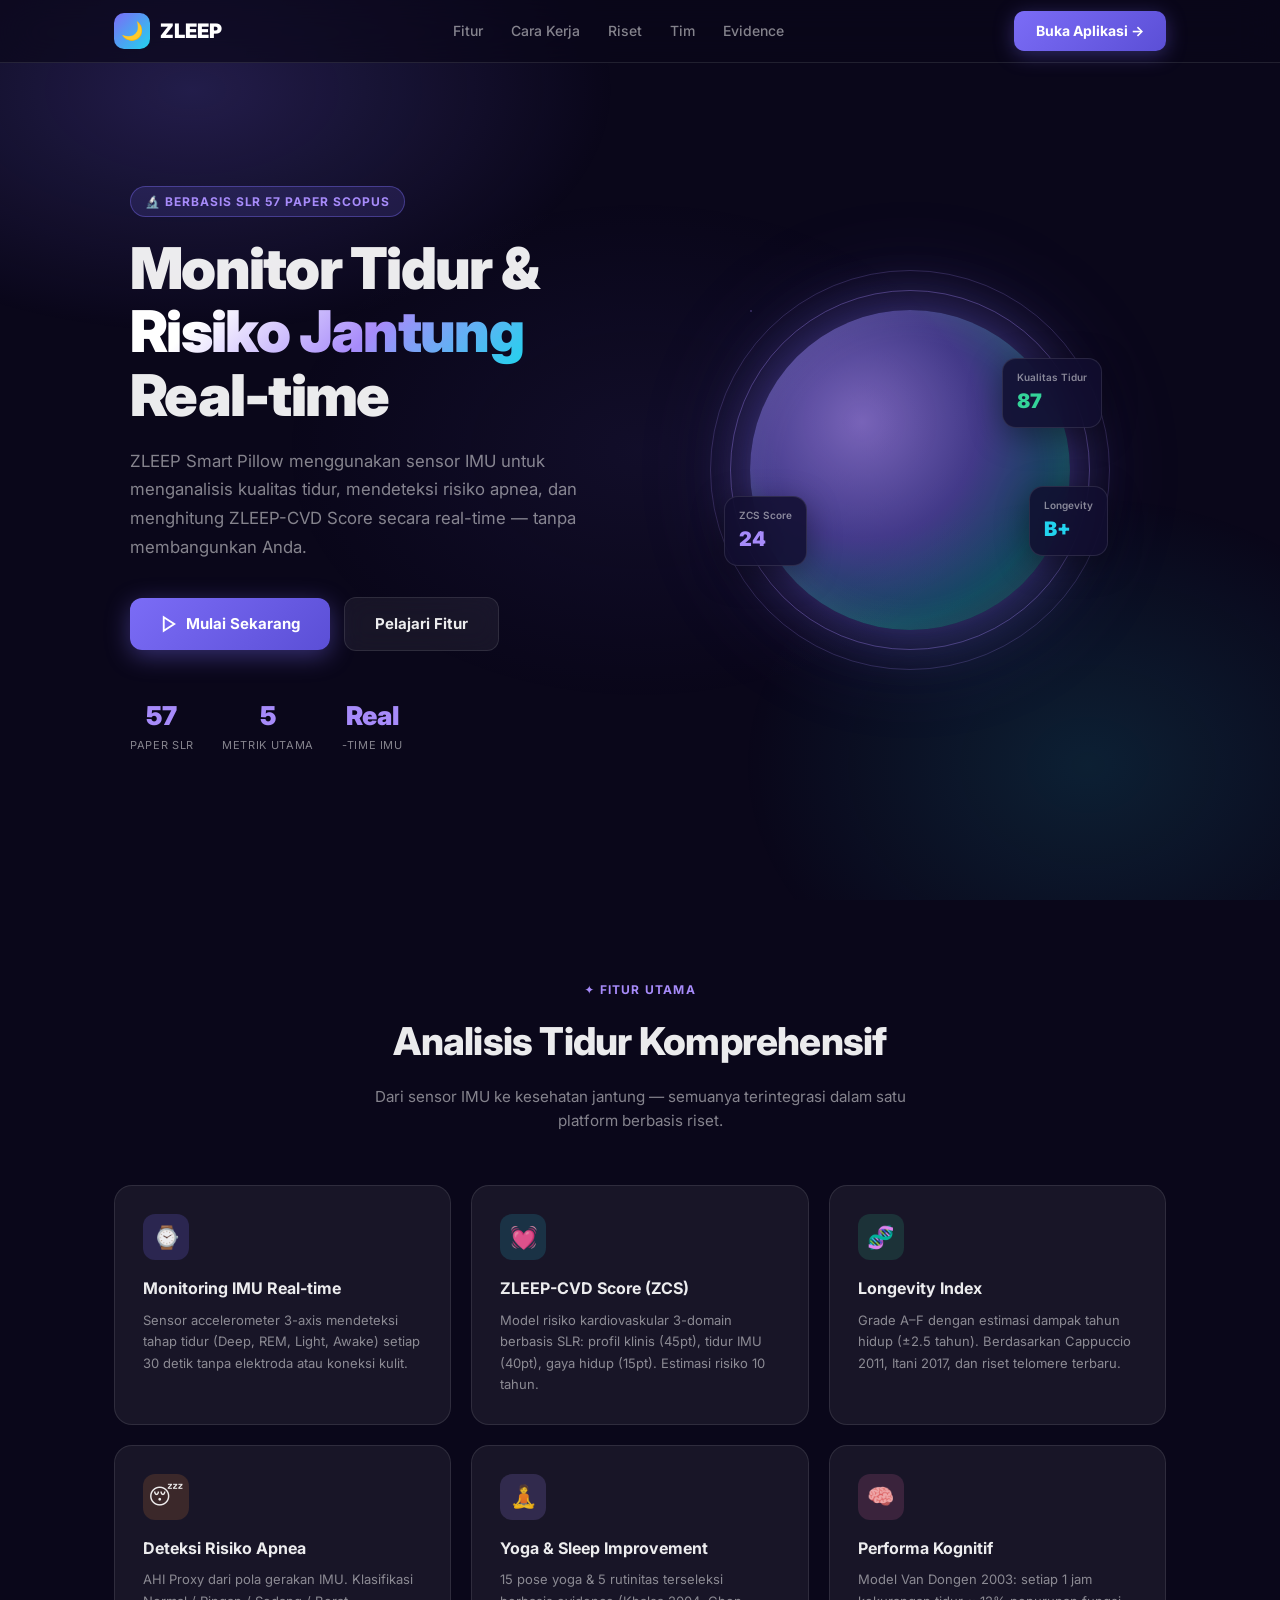
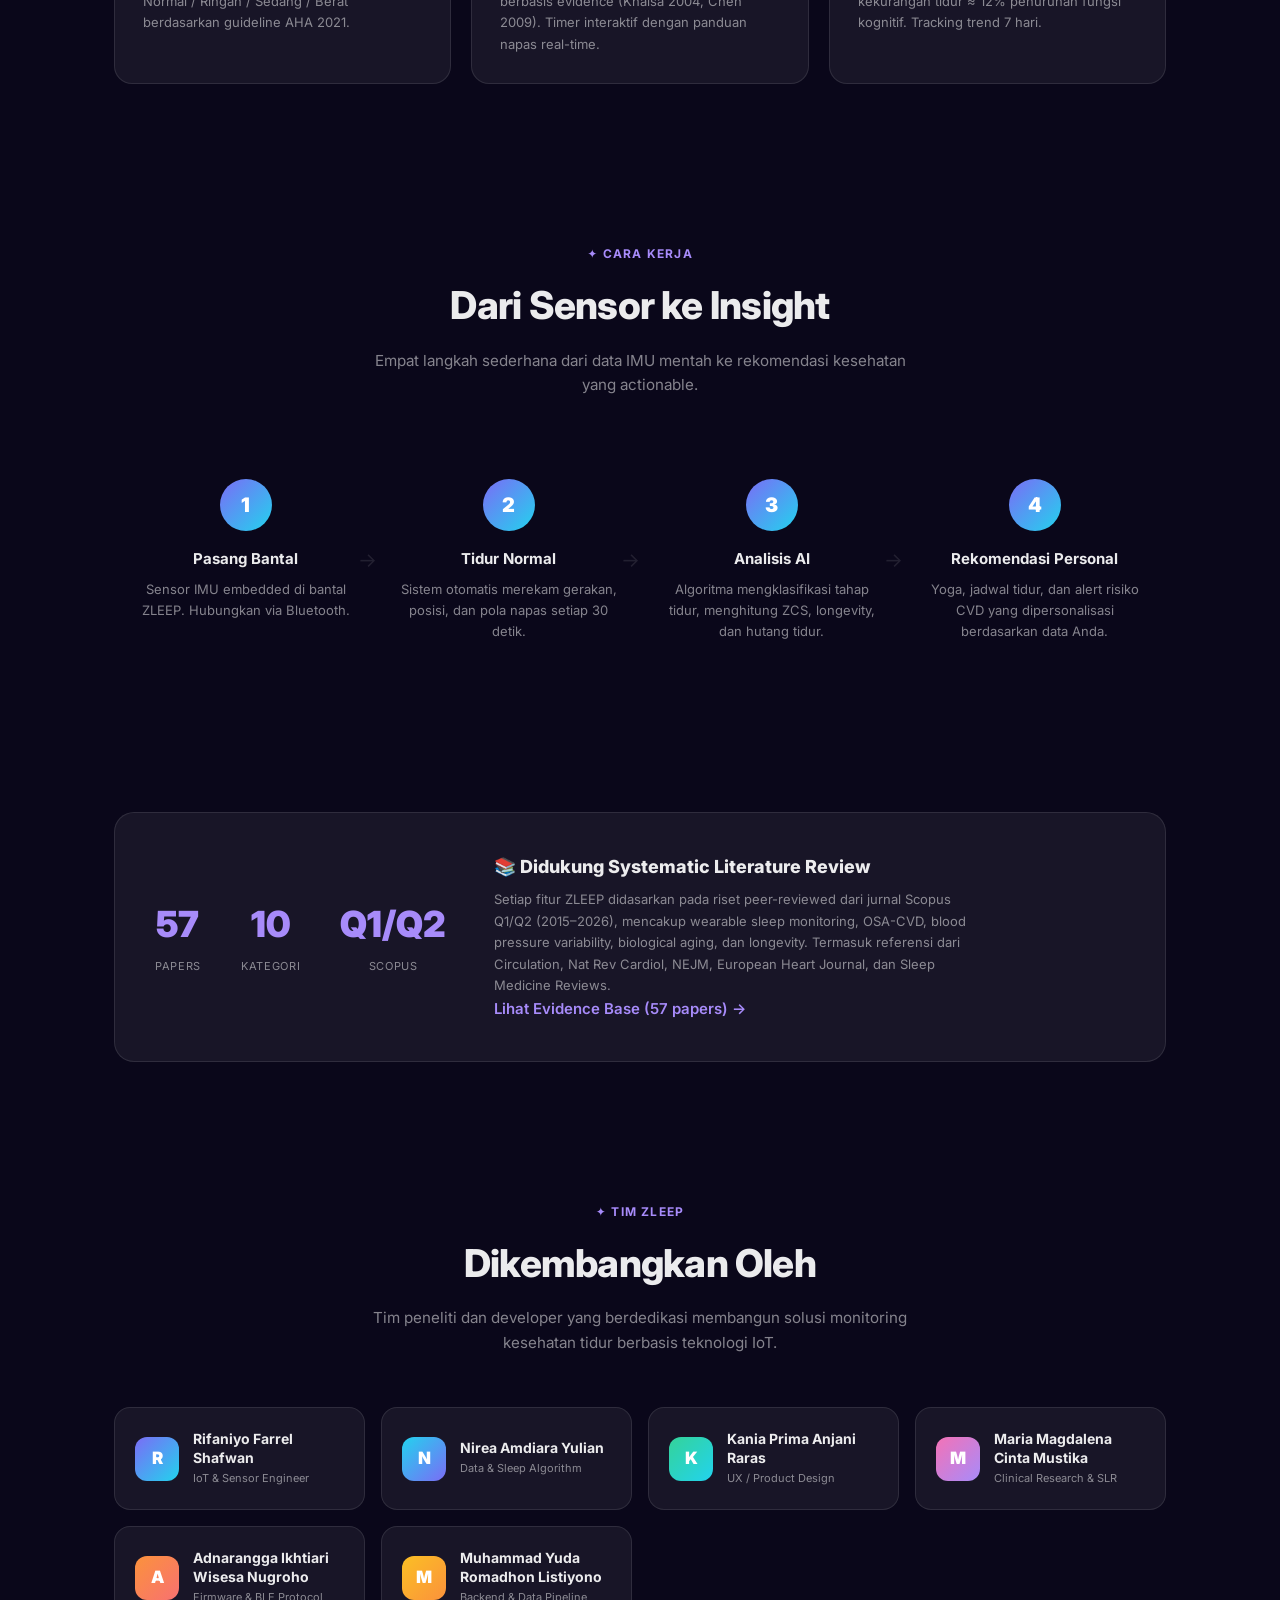
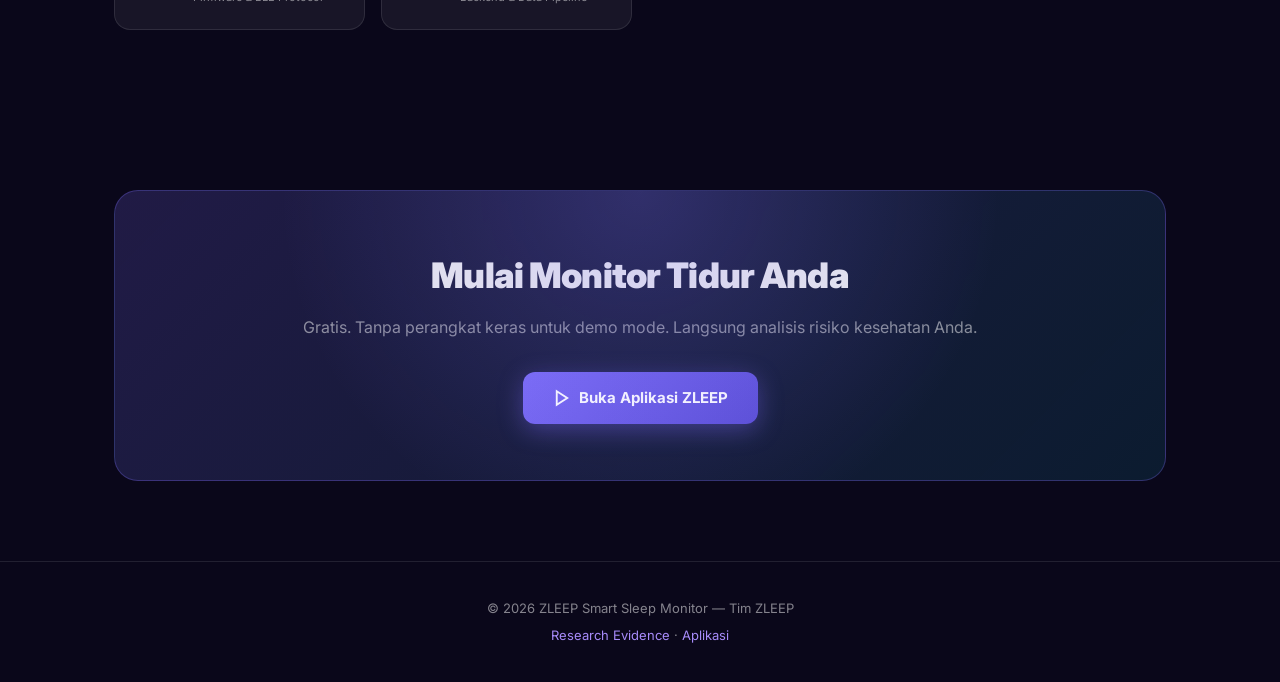
<file: landing.html>
<!DOCTYPE html>
<html lang="id">
<head>
  <meta charset="UTF-8">
  <meta name="viewport" content="width=device-width, initial-scale=1.0">
  <title>ZLEEP — Smart Sleep Monitor</title>
  <link rel="preconnect" href="https://fonts.googleapis.com">
  <link href="https://fonts.googleapis.com/css2?family=Inter:wght@300;400;500;600;700;800;900&display=swap" rel="stylesheet">
  <style>
    *, *::before, *::after { box-sizing: border-box; margin: 0; padding: 0; }

    :root {
      --bg:     #0a071a;
      --bg2:    #110d2e;
      --glass:  rgba(255,255,255,0.06);
      --border: rgba(255,255,255,0.10);
      --purple: #7B6CF6;
      --violet: #A78BFA;
      --teal:   #22D3EE;
      --green:  #34D399;
      --warn:   #FB923C;
      --text:   rgba(255,255,255,0.92);
      --muted:  rgba(255,255,255,0.50);
      --font:   'Inter', system-ui, sans-serif;
    }

    html { scroll-behavior: smooth; }
    body {
      background: var(--bg);
      color: var(--text);
      font-family: var(--font);
      font-size: 15px;
      line-height: 1.6;
      overflow-x: hidden;
    }

    /* Background glow blobs */
    body::before {
      content: '';
      position: fixed; inset: 0; pointer-events: none; z-index: 0;
      background:
        radial-gradient(ellipse 55% 45% at 15% 10%, rgba(123,108,246,0.22) 0%, transparent 60%),
        radial-gradient(ellipse 45% 50% at 85% 85%, rgba(34,211,238,0.12) 0%, transparent 60%),
        radial-gradient(ellipse 40% 40% at 50% 50%, rgba(123,108,246,0.07) 0%, transparent 70%);
    }

    /* ── LAYOUT ── */
    section, nav, header, footer { position: relative; z-index: 1; }
    .container { max-width: 1100px; margin: 0 auto; padding: 0 24px; }

    /* ── NAVBAR ── */
    .nav {
      position: fixed; top: 0; left: 0; right: 0; z-index: 100;
      backdrop-filter: blur(20px); -webkit-backdrop-filter: blur(20px);
      background: rgba(10,7,26,0.65);
      border-bottom: 1px solid var(--border);
    }
    .nav-inner {
      display: flex; align-items: center; justify-content: space-between;
      height: 62px;
    }
    .nav-logo {
      display: flex; align-items: center; gap: 10px;
      font-size: 20px; font-weight: 900; color: #fff; text-decoration: none;
    }
    .nav-logo-icon {
      width: 36px; height: 36px; border-radius: 10px;
      background: linear-gradient(135deg, var(--purple) 0%, var(--teal) 100%);
      display: flex; align-items: center; justify-content: center;
      font-size: 18px;
    }
    .nav-links { display: flex; align-items: center; gap: 28px; }
    .nav-links a { color: var(--muted); text-decoration: none; font-size: 14px; font-weight: 500; transition: color .2s; }
    .nav-links a:hover { color: #fff; }
    .nav-cta {
      background: linear-gradient(135deg, var(--purple) 0%, #5B4FD6 100%);
      color: #fff; padding: 9px 22px; border-radius: 10px;
      font-weight: 700; font-size: 14px; text-decoration: none;
      box-shadow: 0 4px 20px rgba(123,108,246,0.35);
      transition: transform .2s, box-shadow .2s;
    }
    .nav-cta:hover { transform: translateY(-1px); box-shadow: 0 8px 28px rgba(123,108,246,0.45); }

    /* ── HERO ── */
    .hero {
      min-height: 100vh;
      display: flex; align-items: center;
      padding: 100px 0 60px;
    }
    .hero-inner {
      display: grid; grid-template-columns: 1fr 1fr; gap: 60px; align-items: center;
    }
    .hero-badge {
      display: inline-flex; align-items: center; gap: 6px;
      background: rgba(123,108,246,0.15); border: 1px solid rgba(123,108,246,0.4);
      border-radius: 20px; padding: 5px 14px; font-size: 12px; font-weight: 700;
      color: var(--violet); letter-spacing: .08em; text-transform: uppercase;
      margin-bottom: 20px;
    }
    .hero-title {
      font-size: clamp(2.2rem, 5vw, 3.6rem);
      font-weight: 900; letter-spacing: -.03em; line-height: 1.1;
      margin-bottom: 20px;
    }
    .hero-title .grad {
      background: linear-gradient(135deg, #fff 20%, var(--violet) 60%, var(--teal) 100%);
      -webkit-background-clip: text; -webkit-text-fill-color: transparent; background-clip: text;
    }
    .hero-sub {
      font-size: 1.05rem; color: var(--muted); line-height: 1.7; margin-bottom: 36px; max-width: 480px;
    }
    .hero-btns { display: flex; align-items: center; gap: 14px; flex-wrap: wrap; }
    .btn-hero {
      display: inline-flex; align-items: center; gap: 8px;
      padding: 14px 30px; border-radius: 12px; font-weight: 700; font-size: 15px;
      text-decoration: none; transition: all .22s;
    }
    .btn-hero.primary {
      background: linear-gradient(135deg, var(--purple) 0%, #5B4FD6 100%);
      color: #fff; box-shadow: 0 6px 24px rgba(123,108,246,0.4);
    }
    .btn-hero.primary:hover { transform: translateY(-2px); box-shadow: 0 10px 32px rgba(123,108,246,0.5); }
    .btn-hero.ghost {
      background: var(--glass); border: 1px solid var(--border);
      color: var(--text); backdrop-filter: blur(12px);
    }
    .btn-hero.ghost:hover { border-color: var(--violet); color: var(--violet); }

    .hero-stats { display: flex; gap: 28px; margin-top: 44px; flex-wrap: wrap; }
    .hstat { text-align: center; }
    .hstat-num { font-size: 26px; font-weight: 900; color: var(--violet); }
    .hstat-lbl { font-size: 11px; color: var(--muted); text-transform: uppercase; letter-spacing: .06em; }

    /* Hero visual */
    .hero-visual {
      display: flex; align-items: center; justify-content: center;
    }
    .hero-orb-wrap {
      position: relative; width: 320px; height: 320px;
    }
    .hero-orb {
      width: 100%; height: 100%; border-radius: 50%;
      background: radial-gradient(circle at 35% 35%, rgba(167,139,250,0.7) 0%, rgba(123,108,246,0.5) 40%, rgba(34,211,238,0.3) 70%, transparent 100%);
      box-shadow:
        0 0 60px rgba(123,108,246,0.4),
        0 0 120px rgba(123,108,246,0.2),
        inset 0 0 40px rgba(255,255,255,0.1);
      animation: orb-float 4s ease-in-out infinite;
    }
    @keyframes orb-float {
      0%, 100% { transform: translateY(0); }
      50%       { transform: translateY(-16px); }
    }
    .hero-orb-ring {
      position: absolute; border-radius: 50%;
      border: 1px solid rgba(167,139,250,0.35);
      animation: ring-pulse 3s ease-in-out infinite;
    }
    .hero-orb-ring:nth-child(2) { inset: -20px; animation-delay: 0s; }
    .hero-orb-ring:nth-child(3) { inset: -40px; animation-delay: .7s; opacity: .6; }
    .hero-orb-ring:nth-child(4) { inset: -60px; animation-delay: 1.4s; opacity: .3; }
    @keyframes ring-pulse {
      0%, 100% { opacity: .35; }
      50%       { opacity: .08; }
    }
    .hero-float-card {
      position: absolute; background: rgba(17,13,46,0.85);
      border: 1px solid var(--border); border-radius: 14px;
      padding: 10px 14px; backdrop-filter: blur(16px);
      font-size: 12px; font-weight: 600; white-space: nowrap;
      box-shadow: 0 8px 32px rgba(0,0,0,0.4);
      animation: card-float 5s ease-in-out infinite;
    }
    .hero-float-card .fc-val { font-size: 20px; font-weight: 900; }
    .hero-float-card.c1 { top: 15%;  right: -10%; animation-delay: 0s; }
    .hero-float-card.c2 { bottom: 20%; left: -8%;  animation-delay: 1.5s; }
    .hero-float-card.c3 { top: 55%;  right: -12%; animation-delay: .8s; }
    @keyframes card-float {
      0%, 100% { transform: translateY(0); }
      50%       { transform: translateY(-8px); }
    }

    /* ── FEATURES ── */
    .features { padding: 80px 0; }
    .section-badge {
      text-align: center; margin-bottom: 12px;
      font-size: 12px; font-weight: 700; color: var(--violet);
      text-transform: uppercase; letter-spacing: .1em;
    }
    .section-title {
      text-align: center; font-size: clamp(1.6rem, 3vw, 2.4rem);
      font-weight: 800; margin-bottom: 12px; letter-spacing: -.02em;
    }
    .section-sub {
      text-align: center; color: var(--muted); max-width: 560px;
      margin: 0 auto 52px; font-size: .95rem;
    }

    .features-grid {
      display: grid; grid-template-columns: repeat(auto-fill, minmax(300px, 1fr)); gap: 20px;
    }
    .feat-card {
      background: var(--glass); border: 1px solid var(--border);
      border-radius: 18px; padding: 28px;
      transition: border-color .2s, transform .2s;
    }
    .feat-card:hover { border-color: rgba(123,108,246,0.4); transform: translateY(-3px); }
    .feat-icon {
      width: 46px; height: 46px; border-radius: 12px;
      display: flex; align-items: center; justify-content: center;
      font-size: 22px; margin-bottom: 16px;
    }
    .feat-icon.purple { background: rgba(123,108,246,0.2); }
    .feat-icon.teal   { background: rgba(34,211,238,0.15); }
    .feat-icon.green  { background: rgba(52,211,153,0.15); }
    .feat-icon.orange { background: rgba(251,146,60,0.15); }
    .feat-icon.violet { background: rgba(167,139,250,0.18); }
    .feat-icon.pink   { background: rgba(244,114,182,0.15); }
    .feat-title { font-size: 16px; font-weight: 700; margin-bottom: 8px; }
    .feat-desc  { font-size: 13px; color: var(--muted); line-height: 1.65; }

    /* ── HOW IT WORKS ── */
    .howitworks { padding: 80px 0; }
    .steps-row { display: grid; grid-template-columns: repeat(auto-fit, minmax(200px, 1fr)); gap: 0; }
    .step {
      text-align: center; padding: 30px 20px; position: relative;
    }
    .step::after {
      content: '→';
      position: absolute; right: 0; top: 50%; transform: translateY(-50%);
      color: var(--border); font-size: 20px;
    }
    .step:last-child::after { display: none; }
    .step-num {
      width: 52px; height: 52px; border-radius: 50%;
      background: linear-gradient(135deg, var(--purple) 0%, var(--teal) 100%);
      color: #fff; font-size: 20px; font-weight: 900;
      display: flex; align-items: center; justify-content: center;
      margin: 0 auto 16px;
    }
    .step-title { font-size: 15px; font-weight: 700; margin-bottom: 8px; }
    .step-desc  { font-size: 13px; color: var(--muted); }

    /* ── RESEARCH TEASER ── */
    .research { padding: 60px 0; }
    .research-card {
      background: var(--glass); border: 1px solid var(--border);
      border-radius: 20px; padding: 40px; display: flex;
      align-items: center; gap: 48px; flex-wrap: wrap;
    }
    .research-nums {
      display: flex; gap: 40px; flex-wrap: wrap; flex-shrink: 0;
    }
    .rnum { text-align: center; }
    .rnum-val { font-size: 36px; font-weight: 900; color: var(--violet); display: block; }
    .rnum-lbl { font-size: 11px; color: var(--muted); text-transform: uppercase; letter-spacing: .06em; }
    .research-text h3 { font-size: 18px; font-weight: 800; margin-bottom: 8px; }
    .research-text p  { font-size: 13px; color: var(--muted); max-width: 480px; line-height: 1.65; }
    .research-text a  { color: var(--violet); text-decoration: none; font-weight: 600; }
    .research-text a:hover { text-decoration: underline; }

    /* ── TEAM ── */
    .team { padding: 80px 0; }
    .team-grid {
      display: grid; grid-template-columns: repeat(auto-fill, minmax(240px, 1fr)); gap: 16px;
      margin-top: 40px;
    }
    .team-card {
      background: var(--glass); border: 1px solid var(--border);
      border-radius: 16px; padding: 22px 20px;
      display: flex; align-items: center; gap: 14px;
      transition: border-color .2s, transform .2s;
    }
    .team-card:hover { border-color: rgba(167,139,250,0.4); transform: translateY(-2px); }
    .team-avatar {
      width: 44px; height: 44px; border-radius: 12px; flex-shrink: 0;
      background: linear-gradient(135deg, var(--purple) 0%, var(--teal) 100%);
      display: flex; align-items: center; justify-content: center;
      font-size: 17px; font-weight: 900; color: #fff;
    }
    .team-name { font-size: 14px; font-weight: 700; line-height: 1.35; }
    .team-role { font-size: 11px; color: var(--muted); margin-top: 2px; }

    /* ── CTA ── */
    .cta-section {
      padding: 80px 0;
    }
    .cta-card {
      background: linear-gradient(135deg, rgba(123,108,246,0.2) 0%, rgba(34,211,238,0.1) 100%);
      border: 1px solid rgba(123,108,246,0.3);
      border-radius: 24px; padding: 56px 40px; text-align: center;
      position: relative; overflow: hidden;
    }
    .cta-card::before {
      content: '';
      position: absolute; inset: 0;
      background: radial-gradient(circle at 50% 0%, rgba(123,108,246,0.25) 0%, transparent 60%);
      pointer-events: none;
    }
    .cta-title { font-size: clamp(1.6rem, 3vw, 2.2rem); font-weight: 900; margin-bottom: 12px; letter-spacing: -.02em; }
    .cta-sub   { color: var(--muted); margin-bottom: 32px; font-size: 1rem; }

    /* ── FOOTER ── */
    footer {
      padding: 36px 0; border-top: 1px solid var(--border);
      text-align: center; color: var(--muted); font-size: 13px;
    }
    footer a { color: var(--violet); text-decoration: none; }

    /* ── RESPONSIVE ── */
    @media (max-width: 768px) {
      .hero-inner   { grid-template-columns: 1fr; text-align: center; }
      .hero-visual  { order: -1; }
      .hero-orb-wrap { width: 220px; height: 220px; }
      .hero-btns    { justify-content: center; }
      .hero-stats   { justify-content: center; }
      .hero-float-card { display: none; }
      .research-card { flex-direction: column; gap: 28px; }
      .nav-links    { display: none; }
      .step::after  { display: none; }
    }
  </style>
</head>
<body>

  <!-- NAVBAR -->
  <nav class="nav">
    <div class="container nav-inner">
      <a href="#" class="nav-logo">
        <div class="nav-logo-icon">🌙</div>
        ZLEEP
      </a>
      <div class="nav-links">
        <a href="#fitur">Fitur</a>
        <a href="#cara-kerja">Cara Kerja</a>
        <a href="#riset">Riset</a>
        <a href="#tim">Tim</a>
        <a href="docs/evidence.html" target="_blank">Evidence</a>
      </div>
      <a href="index.html" class="nav-cta">Buka Aplikasi →</a>
    </div>
  </nav>

  <!-- HERO -->
  <section class="hero">
    <div class="container">
      <div class="hero-inner">
        <div>
          <div class="hero-badge">🔬 Berbasis SLR 57 Paper Scopus</div>
          <h1 class="hero-title">
            Monitor Tidur &<br>
            <span class="grad">Risiko Jantung</span><br>
            Real-time
          </h1>
          <p class="hero-sub">
            ZLEEP Smart Pillow menggunakan sensor IMU untuk menganalisis kualitas tidur, mendeteksi risiko apnea, dan menghitung ZLEEP-CVD Score secara real-time — tanpa membangunkan Anda.
          </p>
          <div class="hero-btns">
            <a href="index.html" class="btn-hero primary">
              <svg width="18" height="18" viewBox="0 0 24 24" fill="none" stroke="currentColor" stroke-width="2.5"><polygon points="5 3 19 12 5 21 5 3"/></svg>
              Mulai Sekarang
            </a>
            <a href="#fitur" class="btn-hero ghost">Pelajari Fitur</a>
          </div>
          <div class="hero-stats">
            <div class="hstat"><div class="hstat-num">57</div><div class="hstat-lbl">Paper SLR</div></div>
            <div class="hstat"><div class="hstat-num">5</div><div class="hstat-lbl">Metrik Utama</div></div>
            <div class="hstat"><div class="hstat-num">Real</div><div class="hstat-lbl">-time IMU</div></div>
          </div>
        </div>

        <div class="hero-visual">
          <div class="hero-orb-wrap">
            <div class="hero-orb-ring"></div>
            <div class="hero-orb-ring"></div>
            <div class="hero-orb-ring"></div>
            <div class="hero-orb"></div>
            <div class="hero-float-card c1">
              <div style="color:var(--muted);font-size:10px;">Kualitas Tidur</div>
              <div class="fc-val" style="color:var(--green)">87</div>
            </div>
            <div class="hero-float-card c2">
              <div style="color:var(--muted);font-size:10px;">ZCS Score</div>
              <div class="fc-val" style="color:var(--violet)">24</div>
            </div>
            <div class="hero-float-card c3">
              <div style="color:var(--muted);font-size:10px;">Longevity</div>
              <div class="fc-val" style="color:var(--teal)">B+</div>
            </div>
          </div>
        </div>
      </div>
    </div>
  </section>

  <!-- FEATURES -->
  <section class="features" id="fitur">
    <div class="container">
      <div class="section-badge">✦ Fitur Utama</div>
      <h2 class="section-title">Analisis Tidur Komprehensif</h2>
      <p class="section-sub">Dari sensor IMU ke kesehatan jantung — semuanya terintegrasi dalam satu platform berbasis riset.</p>

      <div class="features-grid">
        <div class="feat-card">
          <div class="feat-icon purple">⌚</div>
          <div class="feat-title">Monitoring IMU Real-time</div>
          <div class="feat-desc">Sensor accelerometer 3-axis mendeteksi tahap tidur (Deep, REM, Light, Awake) setiap 30 detik tanpa elektroda atau koneksi kulit.</div>
        </div>
        <div class="feat-card">
          <div class="feat-icon teal">💓</div>
          <div class="feat-title">ZLEEP-CVD Score (ZCS)</div>
          <div class="feat-desc">Model risiko kardiovaskular 3-domain berbasis SLR: profil klinis (45pt), tidur IMU (40pt), gaya hidup (15pt). Estimasi risiko 10 tahun.</div>
        </div>
        <div class="feat-card">
          <div class="feat-icon green">🧬</div>
          <div class="feat-title">Longevity Index</div>
          <div class="feat-desc">Grade A–F dengan estimasi dampak tahun hidup (±2.5 tahun). Berdasarkan Cappuccio 2011, Itani 2017, dan riset telomere terbaru.</div>
        </div>
        <div class="feat-card">
          <div class="feat-icon orange">😴</div>
          <div class="feat-title">Deteksi Risiko Apnea</div>
          <div class="feat-desc">AHI Proxy dari pola gerakan IMU. Klasifikasi Normal / Ringan / Sedang / Berat berdasarkan guideline AHA 2021.</div>
        </div>
        <div class="feat-card">
          <div class="feat-icon violet">🧘</div>
          <div class="feat-title">Yoga & Sleep Improvement</div>
          <div class="feat-desc">15 pose yoga & 5 rutinitas terseleksi berbasis evidence (Khalsa 2004, Chen 2009). Timer interaktif dengan panduan napas real-time.</div>
        </div>
        <div class="feat-card">
          <div class="feat-icon pink">🧠</div>
          <div class="feat-title">Performa Kognitif</div>
          <div class="feat-desc">Model Van Dongen 2003: setiap 1 jam kekurangan tidur ≈ 12% penurunan fungsi kognitif. Tracking trend 7 hari.</div>
        </div>
      </div>
    </div>
  </section>

  <!-- HOW IT WORKS -->
  <section class="howitworks" id="cara-kerja">
    <div class="container">
      <div class="section-badge">✦ Cara Kerja</div>
      <h2 class="section-title">Dari Sensor ke Insight</h2>
      <p class="section-sub">Empat langkah sederhana dari data IMU mentah ke rekomendasi kesehatan yang actionable.</p>
      <div class="steps-row">
        <div class="step">
          <div class="step-num">1</div>
          <div class="step-title">Pasang Bantal</div>
          <div class="step-desc">Sensor IMU embedded di bantal ZLEEP. Hubungkan via Bluetooth.</div>
        </div>
        <div class="step">
          <div class="step-num">2</div>
          <div class="step-title">Tidur Normal</div>
          <div class="step-desc">Sistem otomatis merekam gerakan, posisi, dan pola napas setiap 30 detik.</div>
        </div>
        <div class="step">
          <div class="step-num">3</div>
          <div class="step-title">Analisis AI</div>
          <div class="step-desc">Algoritma mengklasifikasi tahap tidur, menghitung ZCS, longevity, dan hutang tidur.</div>
        </div>
        <div class="step">
          <div class="step-num">4</div>
          <div class="step-title">Rekomendasi Personal</div>
          <div class="step-desc">Yoga, jadwal tidur, dan alert risiko CVD yang dipersonalisasi berdasarkan data Anda.</div>
        </div>
      </div>
    </div>
  </section>

  <!-- RESEARCH -->
  <section class="research" id="riset">
    <div class="container">
      <div class="research-card">
        <div class="research-nums">
          <div class="rnum"><span class="rnum-val">57</span><span class="rnum-lbl">Papers</span></div>
          <div class="rnum"><span class="rnum-val">10</span><span class="rnum-lbl">Kategori</span></div>
          <div class="rnum"><span class="rnum-val">Q1/Q2</span><span class="rnum-lbl">Scopus</span></div>
        </div>
        <div class="research-text">
          <h3>📚 Didukung Systematic Literature Review</h3>
          <p>Setiap fitur ZLEEP didasarkan pada riset peer-reviewed dari jurnal Scopus Q1/Q2 (2015–2026), mencakup wearable sleep monitoring, OSA-CVD, blood pressure variability, biological aging, dan longevity. Termasuk referensi dari Circulation, Nat Rev Cardiol, NEJM, European Heart Journal, dan Sleep Medicine Reviews.</p>
          <a href="docs/evidence.html" target="_blank">Lihat Evidence Base (57 papers) →</a>
        </div>
      </div>
    </div>
  </section>

  <!-- TEAM -->
  <section class="team" id="tim">
    <div class="container">
      <div class="section-badge">✦ Tim ZLEEP</div>
      <h2 class="section-title">Dikembangkan Oleh</h2>
      <p class="section-sub">Tim peneliti dan developer yang berdedikasi membangun solusi monitoring kesehatan tidur berbasis teknologi IoT.</p>

      <div class="team-grid">
        <div class="team-card">
          <div class="team-avatar">R</div>
          <div>
            <div class="team-name">Rifaniyo Farrel Shafwan</div>
            <div class="team-role">IoT & Sensor Engineer</div>
          </div>
        </div>
        <div class="team-card">
          <div class="team-avatar" style="background:linear-gradient(135deg,#22D3EE,#7B6CF6)">N</div>
          <div>
            <div class="team-name">Nirea Amdiara Yulian</div>
            <div class="team-role">Data & Sleep Algorithm</div>
          </div>
        </div>
        <div class="team-card">
          <div class="team-avatar" style="background:linear-gradient(135deg,#34D399,#22D3EE)">K</div>
          <div>
            <div class="team-name">Kania Prima Anjani Raras</div>
            <div class="team-role">UX / Product Design</div>
          </div>
        </div>
        <div class="team-card">
          <div class="team-avatar" style="background:linear-gradient(135deg,#F472B6,#A78BFA)">M</div>
          <div>
            <div class="team-name">Maria Magdalena Cinta Mustika</div>
            <div class="team-role">Clinical Research & SLR</div>
          </div>
        </div>
        <div class="team-card">
          <div class="team-avatar" style="background:linear-gradient(135deg,#FB923C,#F87171)">A</div>
          <div>
            <div class="team-name">Adnarangga Ikhtiari Wisesa Nugroho</div>
            <div class="team-role">Firmware & BLE Protocol</div>
          </div>
        </div>
        <div class="team-card">
          <div class="team-avatar" style="background:linear-gradient(135deg,#FBBF24,#FB923C)">M</div>
          <div>
            <div class="team-name">Muhammad Yuda Romadhon Listiyono</div>
            <div class="team-role">Backend & Data Pipeline</div>
          </div>
        </div>
      </div>
    </div>
  </section>

  <!-- CTA -->
  <section class="cta-section">
    <div class="container">
      <div class="cta-card">
        <h2 class="cta-title">Mulai Monitor Tidur Anda</h2>
        <p class="cta-sub">Gratis. Tanpa perangkat keras untuk demo mode. Langsung analisis risiko kesehatan Anda.</p>
        <a href="index.html" class="btn-hero primary" style="display:inline-flex">
          <svg width="18" height="18" viewBox="0 0 24 24" fill="none" stroke="currentColor" stroke-width="2.5"><polygon points="5 3 19 12 5 21 5 3"/></svg>
          Buka Aplikasi ZLEEP
        </a>
      </div>
    </div>
  </section>

  <!-- FOOTER -->
  <footer>
    <div class="container">
      <p>© 2026 ZLEEP Smart Sleep Monitor — Tim ZLEEP</p>
      <p style="margin-top:6px;">
        <a href="docs/evidence.html">Research Evidence</a> ·
        <a href="index.html">Aplikasi</a>
      </p>
    </div>
  </footer>

</body>
</html>
</file>
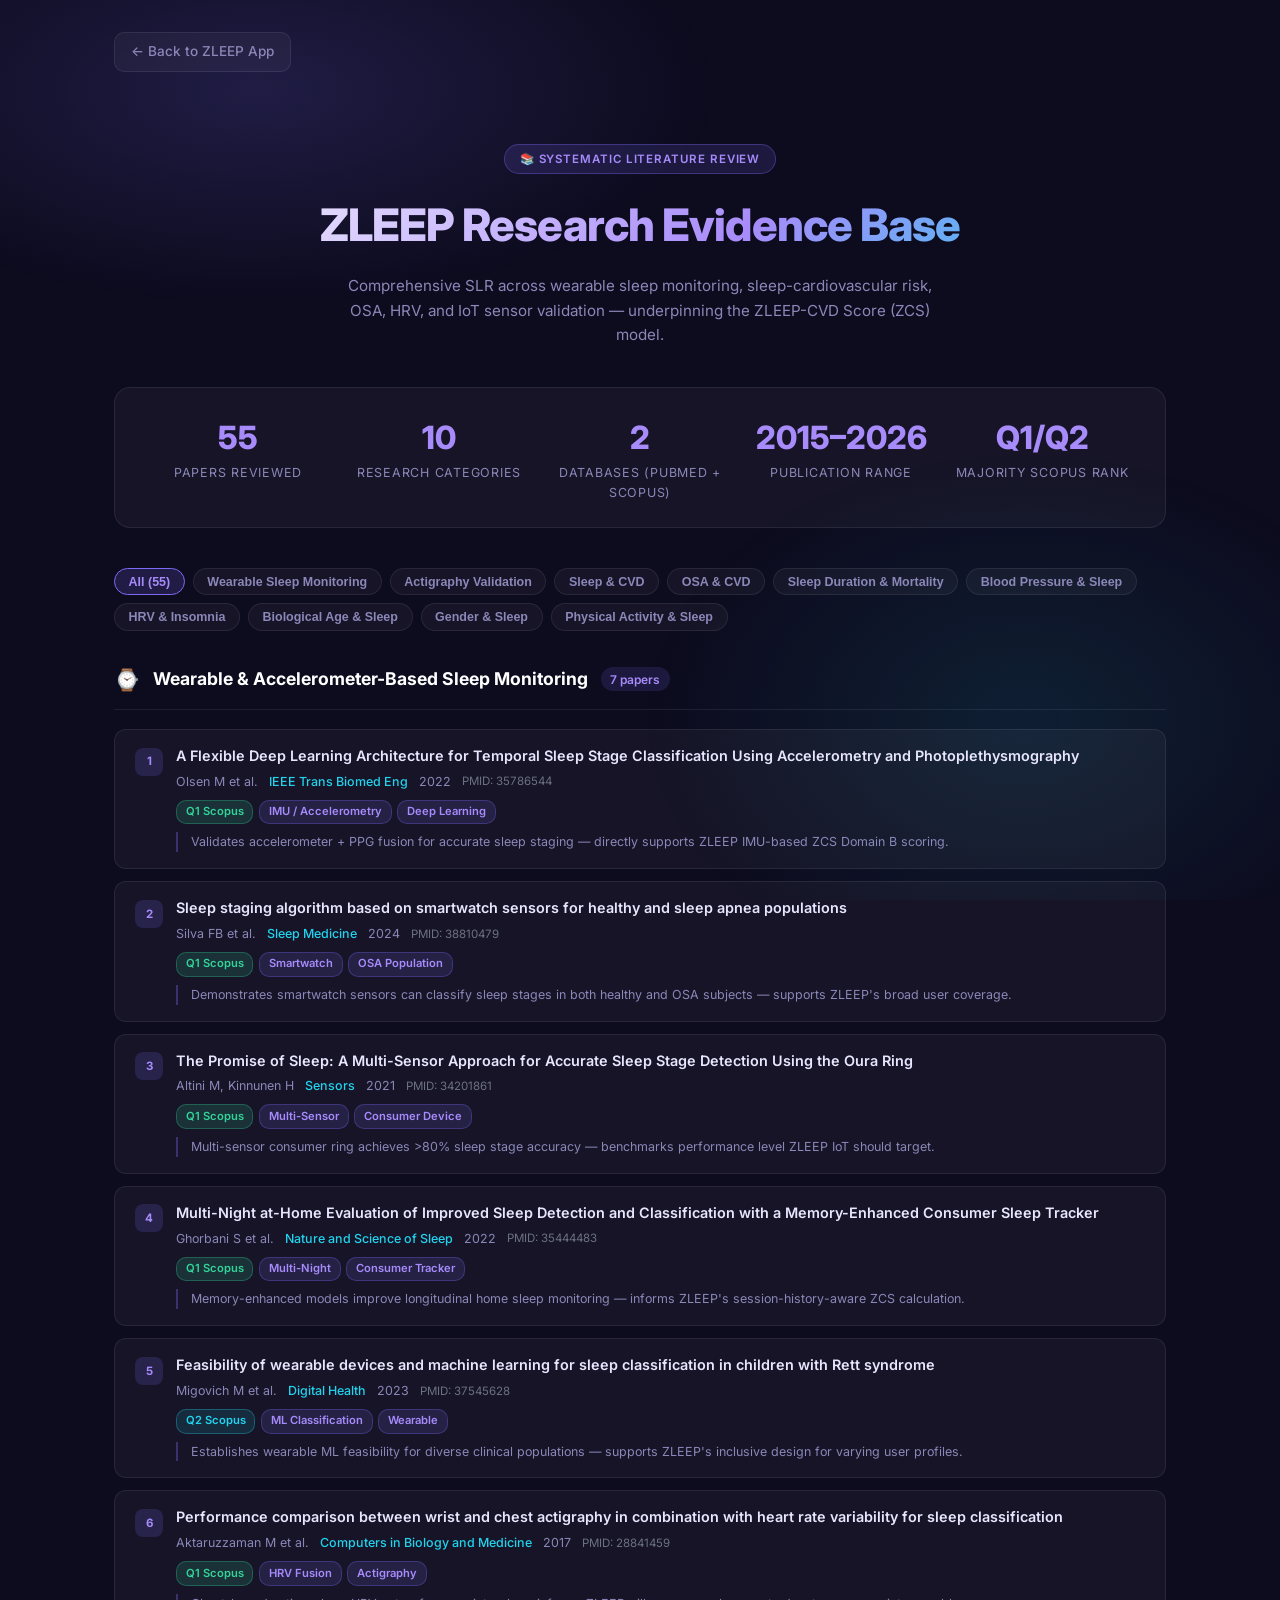
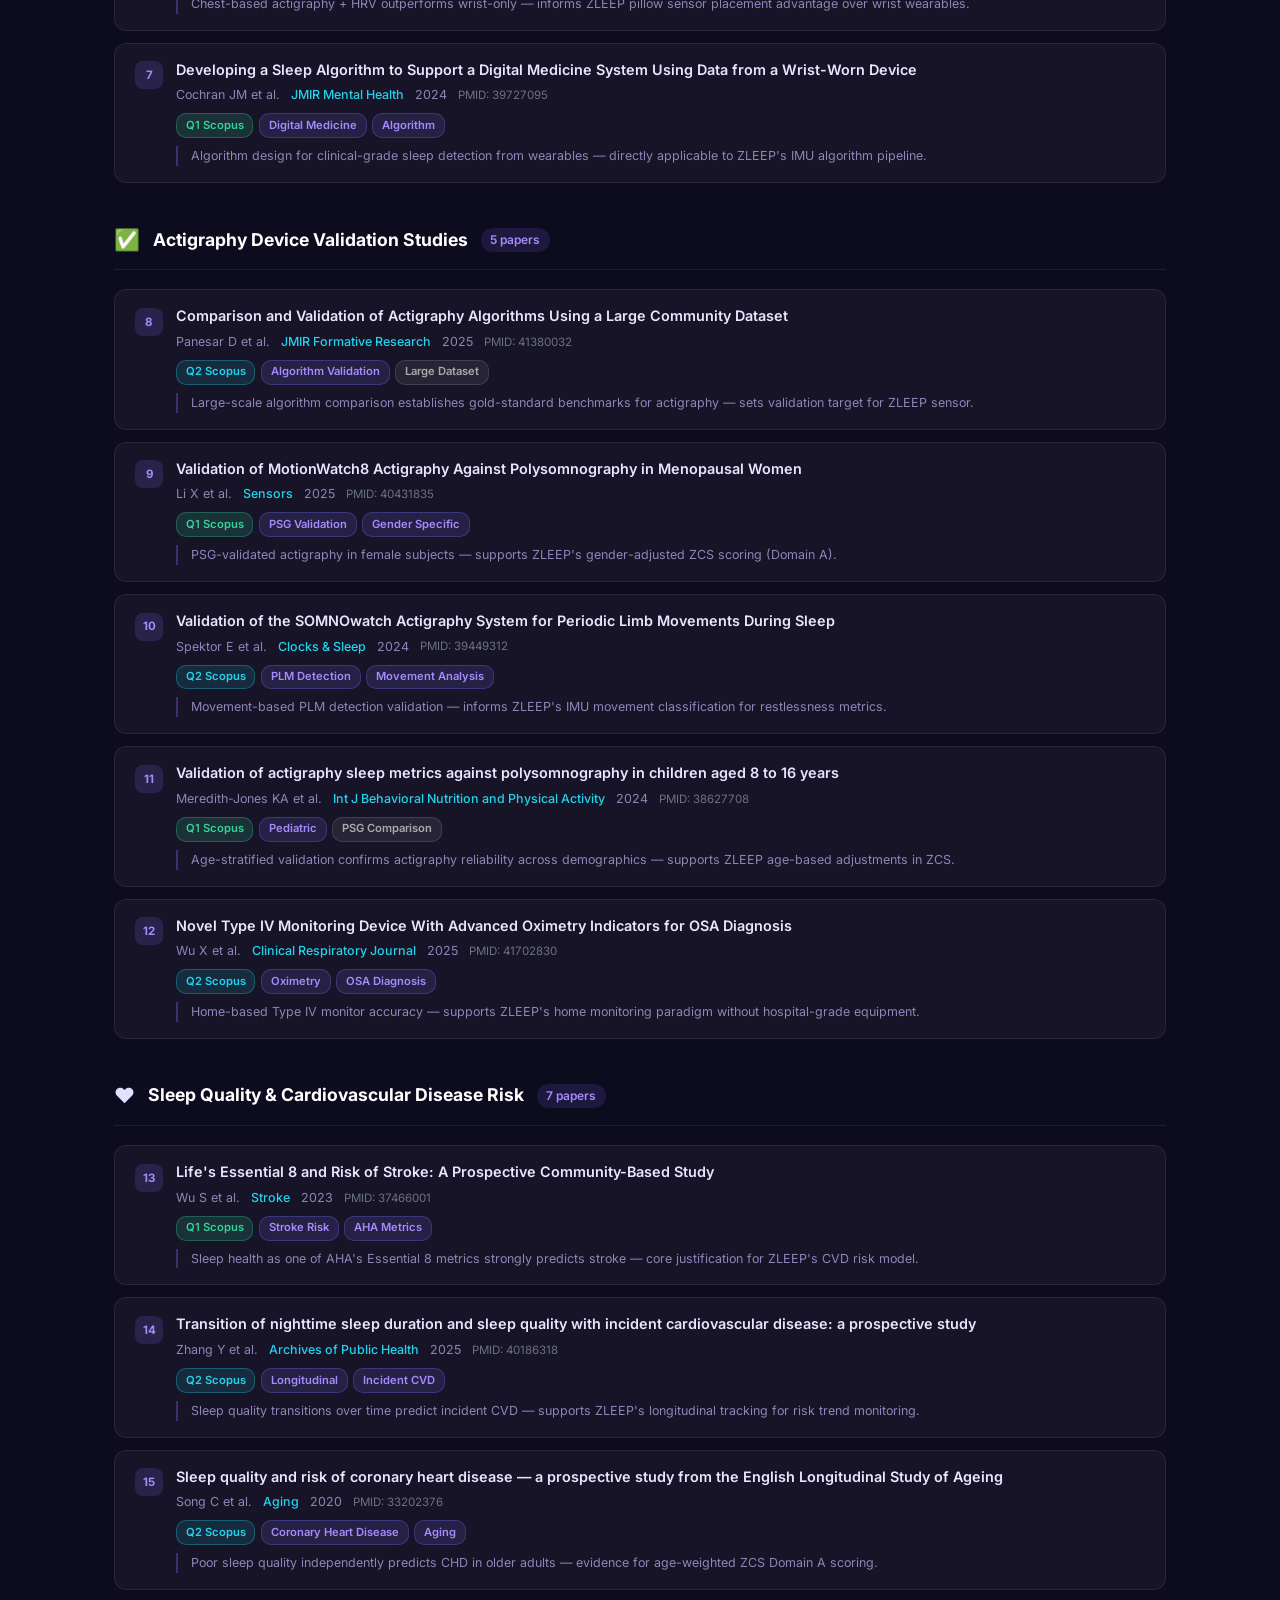
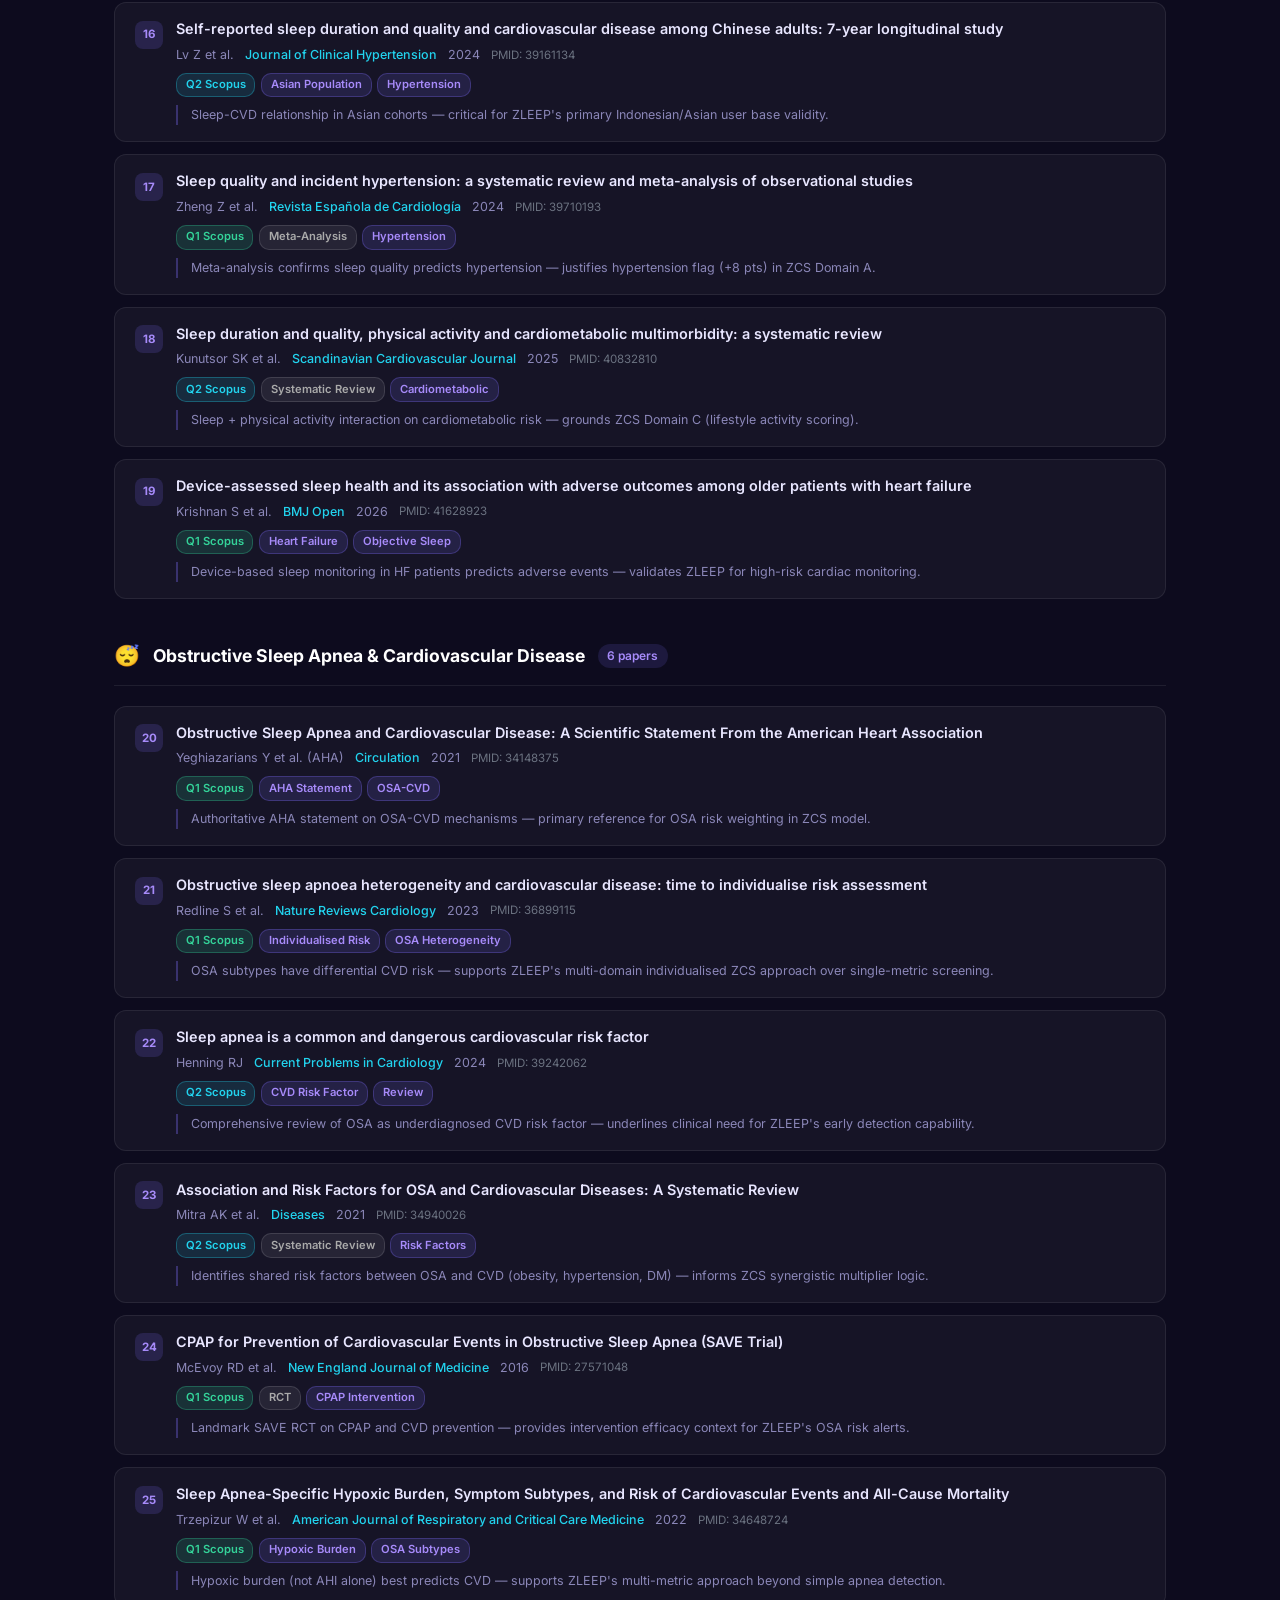
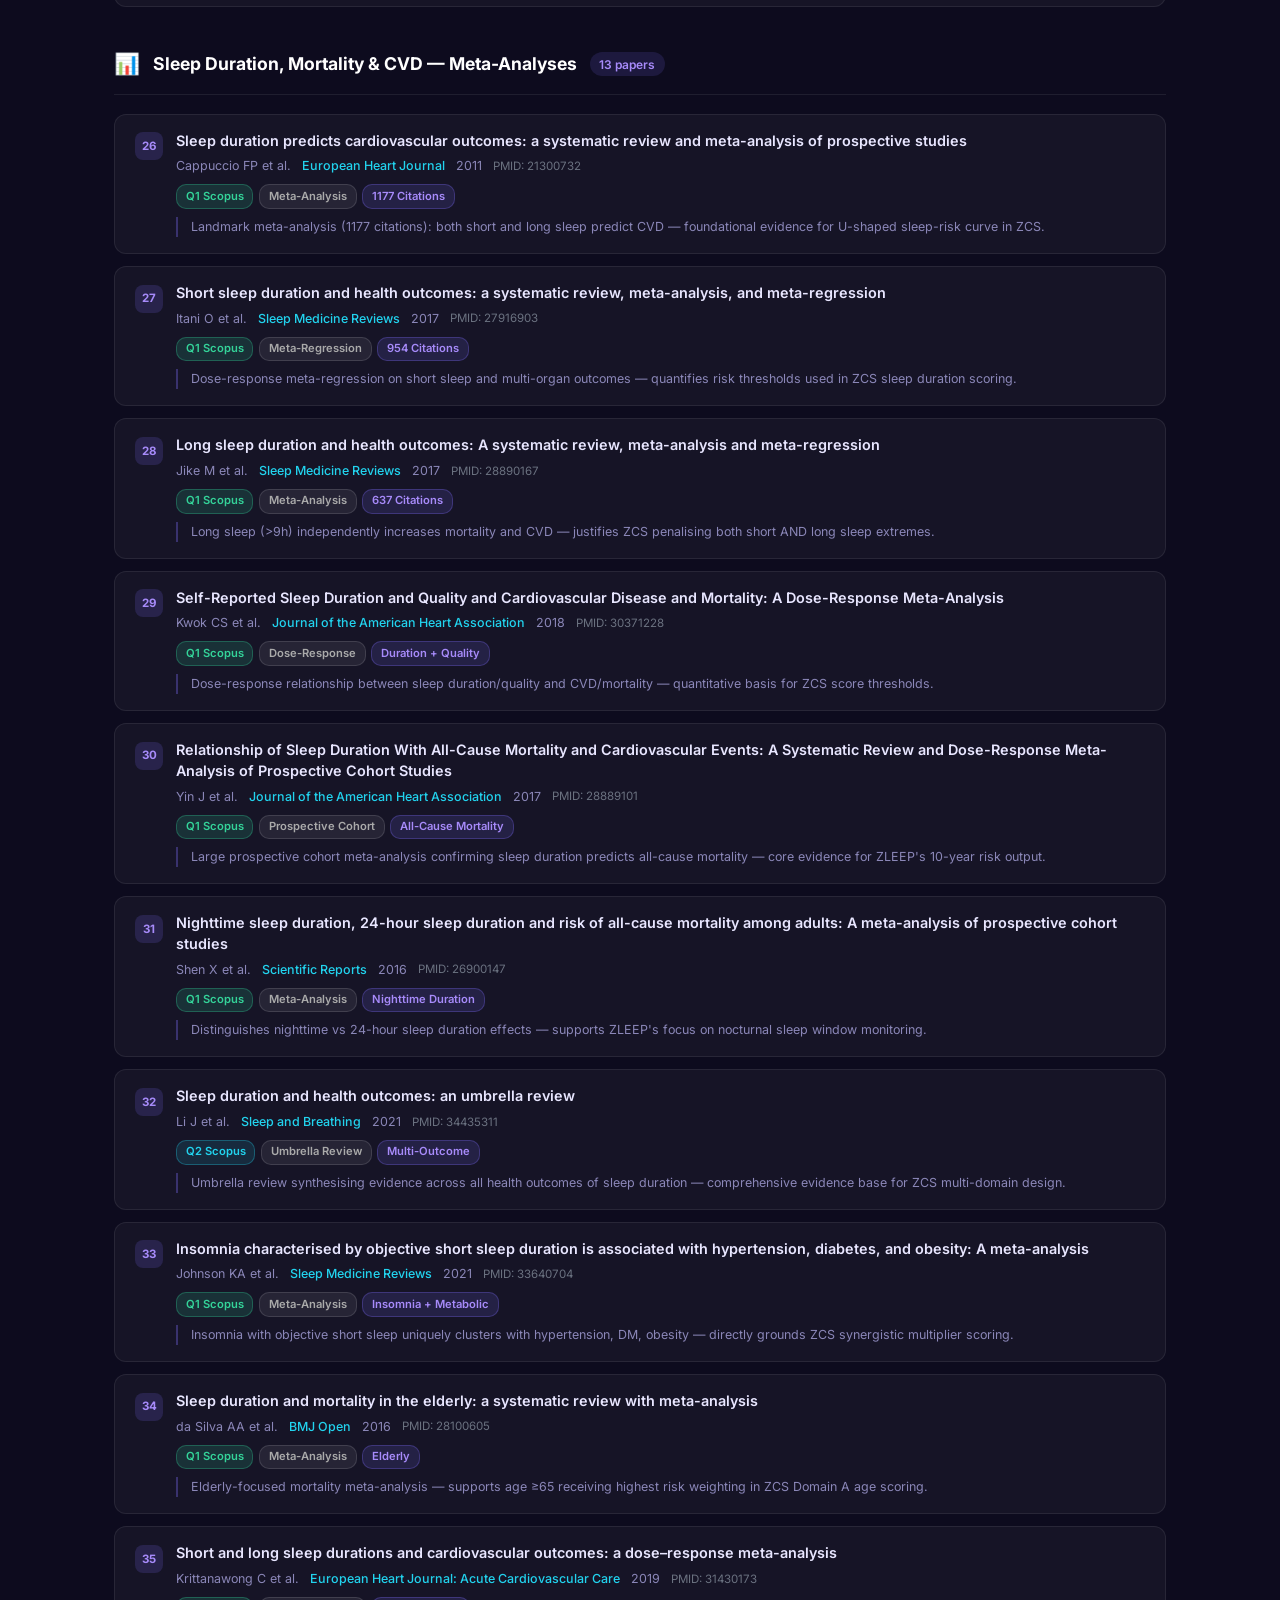
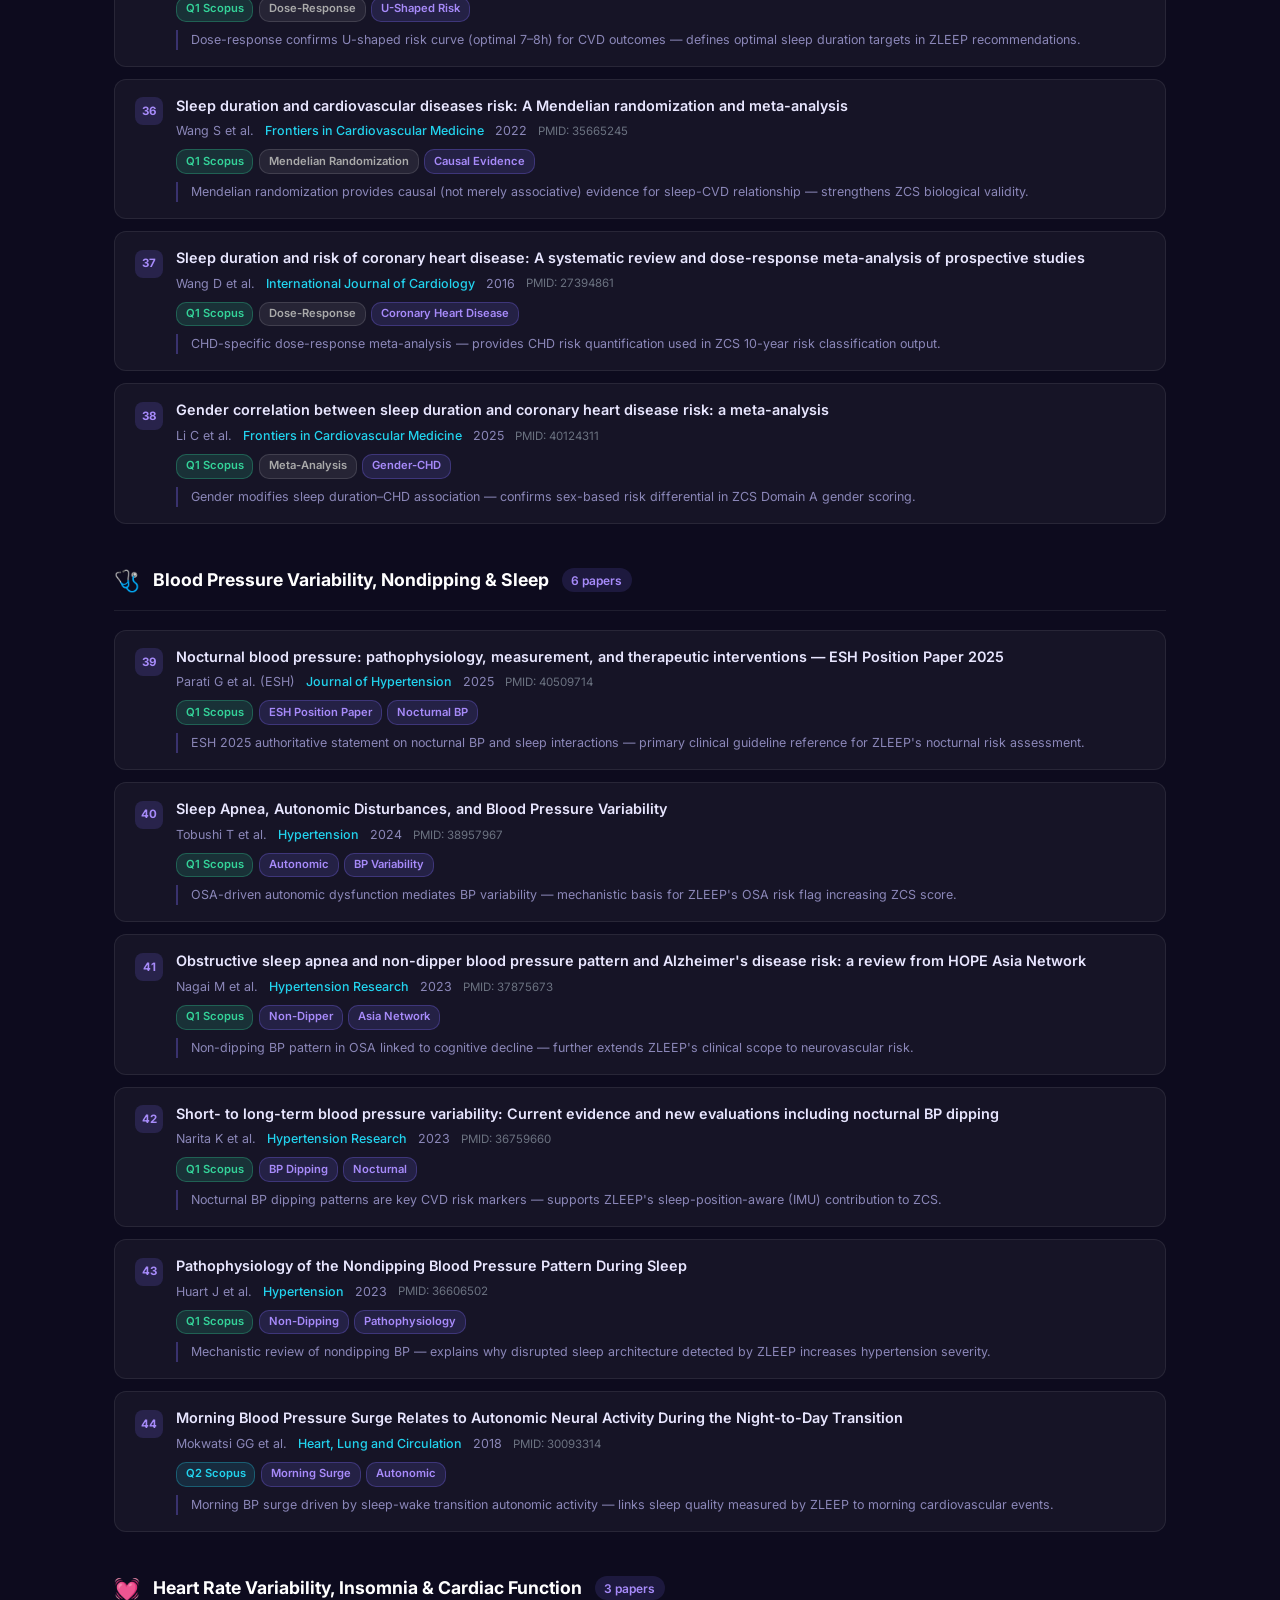
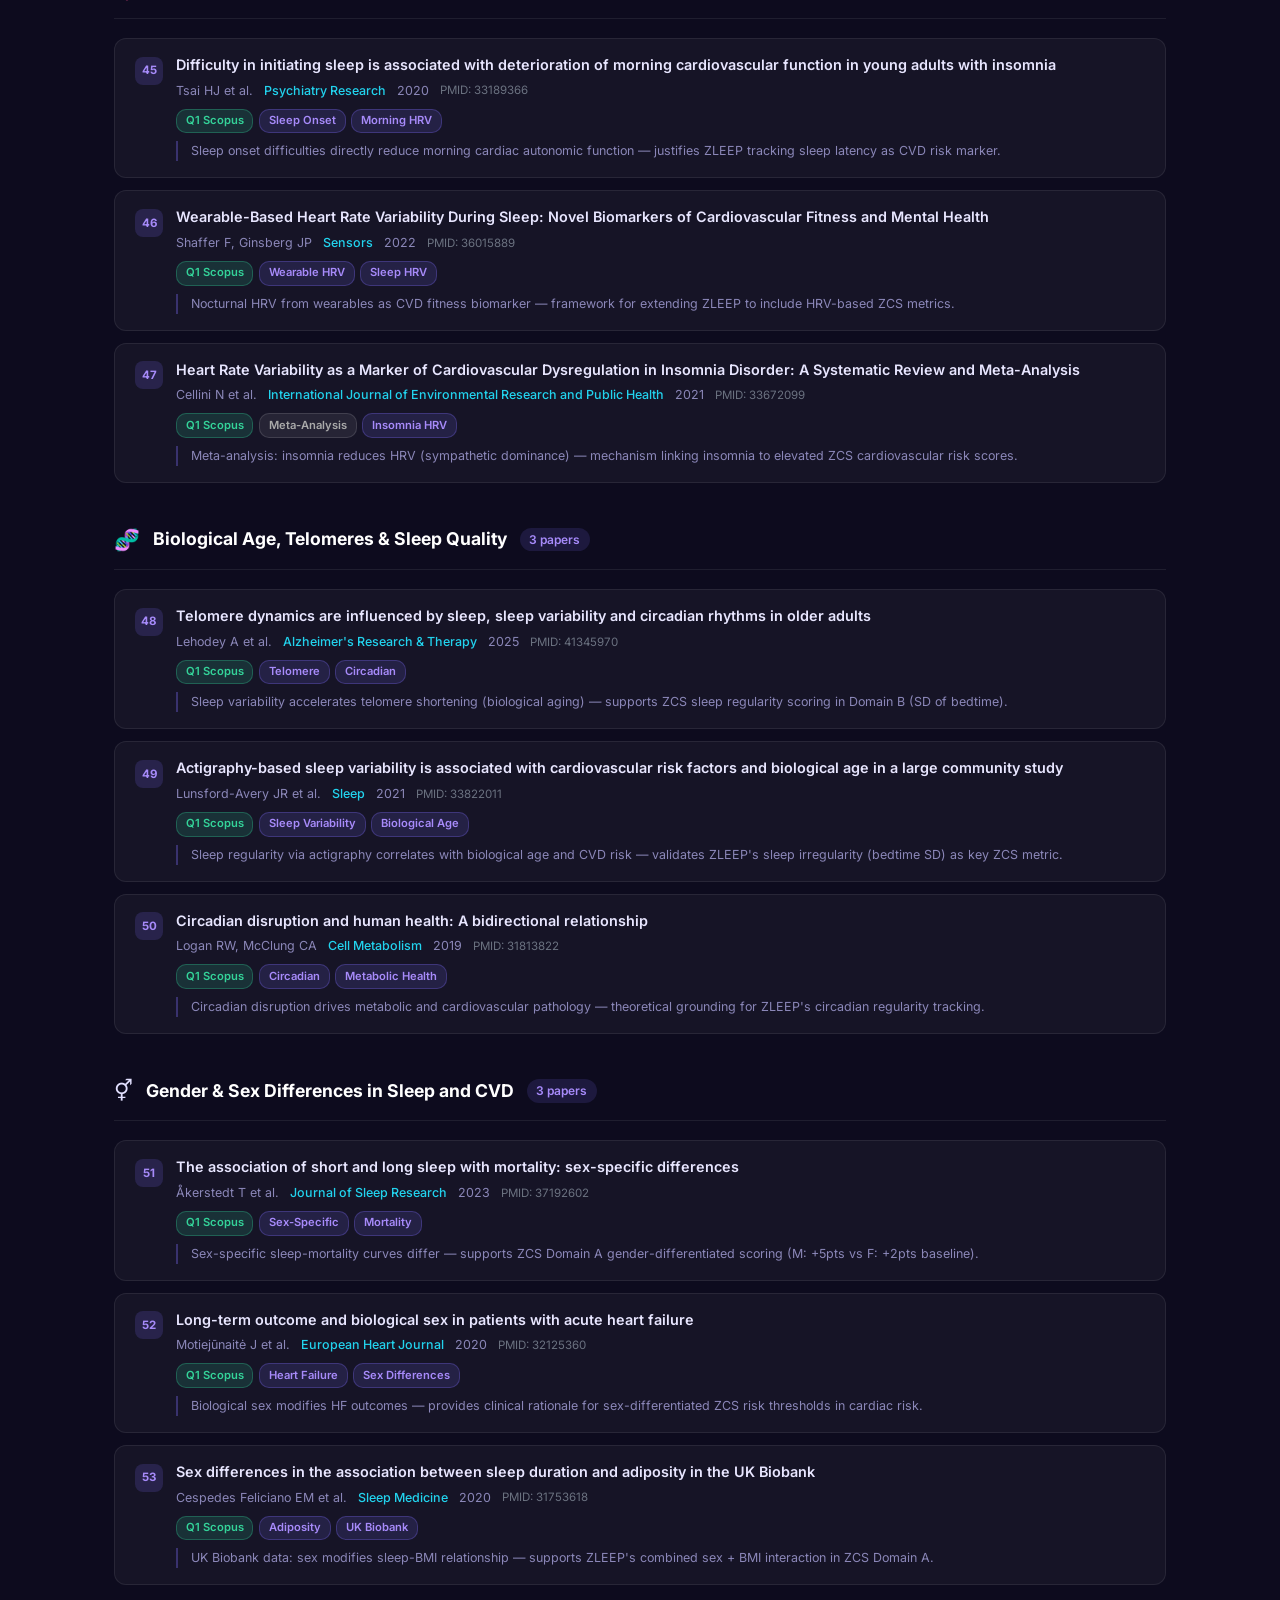
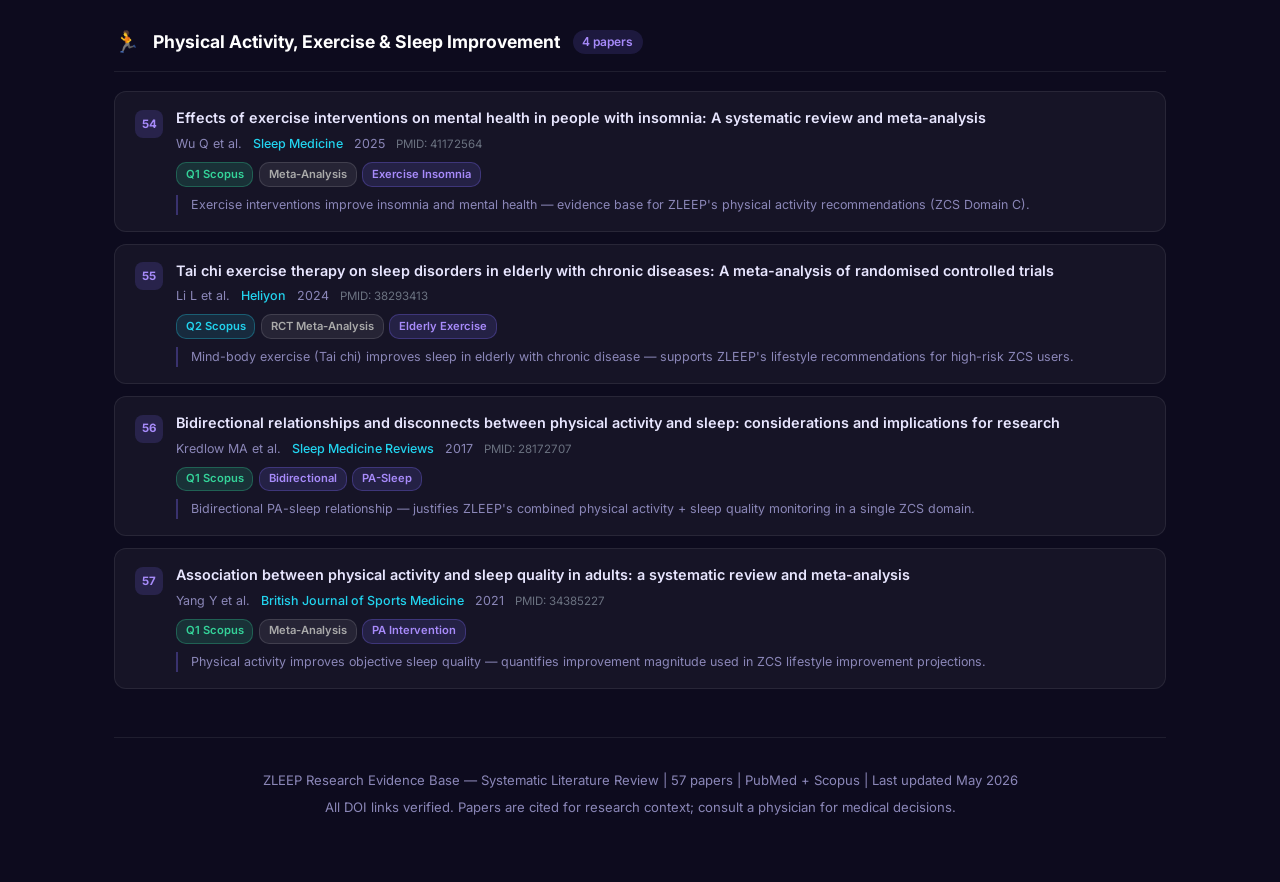
<file: docs/evidence.html>
<!DOCTYPE html>
<html lang="en">
<head>
  <meta charset="UTF-8">
  <meta name="viewport" content="width=device-width, initial-scale=1.0">
  <title>ZLEEP — Research Evidence Base (SLR)</title>
  <link rel="preconnect" href="https://fonts.googleapis.com">
  <link href="https://fonts.googleapis.com/css2?family=Inter:wght@400;500;600;700;800&display=swap" rel="stylesheet">
  <style>
    *, *::before, *::after { box-sizing: border-box; margin: 0; padding: 0; }

    :root {
      --bg: #0d0b1e;
      --bg2: #12103a;
      --card: rgba(255,255,255,0.04);
      --border: rgba(255,255,255,0.08);
      --purple: #7B6CF6;
      --violet: #A78BFA;
      --teal: #22D3EE;
      --green: #34D399;
      --orange: #FB923C;
      --text: #E2E0FF;
      --muted: #8B87B8;
    }

    body {
      font-family: 'Inter', sans-serif;
      background: var(--bg);
      color: var(--text);
      min-height: 100vh;
      line-height: 1.6;
    }

    /* Background */
    body::before {
      content: '';
      position: fixed; inset: 0;
      background:
        radial-gradient(ellipse 60% 40% at 20% 10%, rgba(123,108,246,0.18) 0%, transparent 60%),
        radial-gradient(ellipse 50% 50% at 80% 80%, rgba(34,211,238,0.10) 0%, transparent 60%);
      pointer-events: none; z-index: 0;
    }

    .page { position: relative; z-index: 1; max-width: 1100px; margin: 0 auto; padding: 2rem 1.5rem 4rem; }

    /* Header */
    .page-header { text-align: center; padding: 3rem 0 2.5rem; }
    .page-header .badge {
      display: inline-flex; align-items: center; gap: .4rem;
      background: rgba(123,108,246,0.15); border: 1px solid rgba(123,108,246,0.35);
      border-radius: 20px; padding: .3rem .9rem; font-size: .72rem; font-weight: 600;
      color: var(--violet); letter-spacing: .08em; text-transform: uppercase; margin-bottom: 1rem;
    }
    .page-header h1 { font-size: clamp(1.8rem, 4vw, 2.8rem); font-weight: 800; letter-spacing: -.02em;
      background: linear-gradient(135deg, #fff 0%, var(--violet) 60%, var(--teal) 100%);
      -webkit-background-clip: text; -webkit-text-fill-color: transparent; background-clip: text;
      margin-bottom: .8rem; }
    .page-header p { color: var(--muted); max-width: 620px; margin: 0 auto; font-size: .95rem; }

    /* Methodology box */
    .method-box {
      background: var(--card); border: 1px solid var(--border); border-radius: 16px;
      padding: 1.5rem 2rem; margin-bottom: 2.5rem;
      display: grid; grid-template-columns: repeat(auto-fit, minmax(180px, 1fr)); gap: 1.2rem;
    }
    .method-stat { text-align: center; }
    .method-stat .val { font-size: 2rem; font-weight: 800; color: var(--violet); }
    .method-stat .lbl { font-size: .78rem; color: var(--muted); text-transform: uppercase; letter-spacing: .06em; }

    /* Category filter */
    .filter-bar { display: flex; flex-wrap: wrap; gap: .5rem; margin-bottom: 2rem; }
    .filter-btn {
      padding: .35rem .85rem; border-radius: 20px; font-size: .78rem; font-weight: 600;
      cursor: pointer; border: 1px solid var(--border); background: var(--card); color: var(--muted);
      transition: all .2s;
    }
    .filter-btn:hover, .filter-btn.active {
      background: rgba(123,108,246,0.18); border-color: var(--purple); color: var(--violet);
    }

    /* Category section */
    .cat-section { margin-bottom: 2.5rem; }
    .cat-header {
      display: flex; align-items: center; gap: .8rem; margin-bottom: 1.2rem;
      padding-bottom: .8rem; border-bottom: 1px solid var(--border);
    }
    .cat-icon { font-size: 1.3rem; }
    .cat-title { font-size: 1.1rem; font-weight: 700; color: #fff; }
    .cat-count {
      background: rgba(123,108,246,0.15); color: var(--violet);
      border-radius: 12px; padding: .15rem .6rem; font-size: .75rem; font-weight: 600;
    }

    /* Paper card */
    .paper-list { display: flex; flex-direction: column; gap: .75rem; }
    .paper-card {
      background: var(--card); border: 1px solid var(--border); border-radius: 12px;
      padding: 1rem 1.25rem; transition: border-color .2s, background .2s;
    }
    .paper-card:hover { border-color: rgba(123,108,246,0.35); background: rgba(255,255,255,0.06); }

    .paper-top { display: flex; align-items: flex-start; gap: .8rem; }
    .paper-num {
      min-width: 28px; height: 28px; border-radius: 8px;
      background: rgba(123,108,246,0.18); color: var(--violet);
      display: flex; align-items: center; justify-content: center;
      font-size: .72rem; font-weight: 700; flex-shrink: 0; margin-top: .1rem;
    }
    .paper-body { flex: 1; }
    .paper-title {
      font-size: .9rem; font-weight: 600; color: #e8e6ff; line-height: 1.45;
      margin-bottom: .3rem;
    }
    .paper-title a {
      color: inherit; text-decoration: none;
    }
    .paper-title a:hover { color: var(--teal); text-decoration: underline; }

    .paper-meta { display: flex; flex-wrap: wrap; align-items: center; gap: .4rem .7rem; font-size: .78rem; }
    .paper-authors { color: var(--muted); }
    .paper-journal { color: var(--teal); font-weight: 500; }
    .paper-year { color: var(--muted); }
    .paper-pmid { color: #6b7280; font-size: .72rem; }

    .paper-tags { display: flex; flex-wrap: wrap; gap: .35rem; margin-top: .5rem; }
    .tag {
      padding: .15rem .55rem; border-radius: 10px; font-size: .7rem; font-weight: 600;
    }
    .tag-q1 { background: rgba(52,211,153,0.15); color: var(--green); border: 1px solid rgba(52,211,153,0.3); }
    .tag-q2 { background: rgba(34,211,238,0.12); color: var(--teal); border: 1px solid rgba(34,211,238,0.3); }
    .tag-q3 { background: rgba(251,146,60,0.12); color: var(--orange); border: 1px solid rgba(251,146,60,0.3); }
    .tag-zleep { background: rgba(123,108,246,0.15); color: var(--violet); border: 1px solid rgba(123,108,246,0.3); }
    .tag-meta { background: rgba(255,255,255,0.07); color: #aaa; border: 1px solid rgba(255,255,255,0.12); }

    .paper-relevance {
      margin-top: .5rem; font-size: .78rem; color: var(--muted);
      padding-left: .8rem; border-left: 2px solid rgba(123,108,246,0.35);
    }

    /* Nav back */
    .nav-back {
      display: inline-flex; align-items: center; gap: .4rem;
      color: var(--muted); text-decoration: none; font-size: .85rem; font-weight: 500;
      padding: .5rem 1rem; border-radius: 10px; border: 1px solid var(--border);
      background: var(--card); margin-bottom: 1.5rem; transition: all .2s;
    }
    .nav-back:hover { color: var(--violet); border-color: rgba(123,108,246,0.4); }

    /* Footer */
    .ev-footer {
      text-align: center; margin-top: 3rem; padding-top: 2rem;
      border-top: 1px solid var(--border); color: var(--muted); font-size: .82rem;
    }

    @media (max-width: 600px) {
      .method-box { grid-template-columns: repeat(2, 1fr); }
      .paper-top { flex-direction: column; }
    }
  </style>
</head>
<body>
<div class="page">

  <a href="../index.html" class="nav-back">← Back to ZLEEP App</a>

  <header class="page-header">
    <div class="badge">📚 Systematic Literature Review</div>
    <h1>ZLEEP Research Evidence Base</h1>
    <p>Comprehensive SLR across wearable sleep monitoring, sleep-cardiovascular risk, OSA, HRV, and IoT sensor validation — underpinning the ZLEEP-CVD Score (ZCS) model.</p>
  </header>

  <!-- Methodology Stats -->
  <div class="method-box">
    <div class="method-stat"><div class="val">55</div><div class="lbl">Papers Reviewed</div></div>
    <div class="method-stat"><div class="val">10</div><div class="lbl">Research Categories</div></div>
    <div class="method-stat"><div class="val">2</div><div class="lbl">Databases (PubMed + Scopus)</div></div>
    <div class="method-stat"><div class="val">2015–2026</div><div class="lbl">Publication Range</div></div>
    <div class="method-stat"><div class="val">Q1/Q2</div><div class="lbl">Majority Scopus Rank</div></div>
  </div>

  <!-- Filter Bar -->
  <div class="filter-bar" id="filterBar">
    <button class="filter-btn active" onclick="filterCat('all', this)">All (55)</button>
    <button class="filter-btn" onclick="filterCat('cat1', this)">Wearable Sleep Monitoring</button>
    <button class="filter-btn" onclick="filterCat('cat2', this)">Actigraphy Validation</button>
    <button class="filter-btn" onclick="filterCat('cat3', this)">Sleep & CVD</button>
    <button class="filter-btn" onclick="filterCat('cat4', this)">OSA & CVD</button>
    <button class="filter-btn" onclick="filterCat('cat5', this)">Sleep Duration & Mortality</button>
    <button class="filter-btn" onclick="filterCat('cat6', this)">Blood Pressure & Sleep</button>
    <button class="filter-btn" onclick="filterCat('cat7', this)">HRV & Insomnia</button>
    <button class="filter-btn" onclick="filterCat('cat8', this)">Biological Age & Sleep</button>
    <button class="filter-btn" onclick="filterCat('cat9', this)">Gender & Sleep</button>
    <button class="filter-btn" onclick="filterCat('cat10', this)">Physical Activity & Sleep</button>
  </div>

  <!-- ═══════════════════════════════════════════
       CAT 1: WEARABLE / ACCELEROMETER SLEEP MONITORING
  ═══════════════════════════════════════════ -->
  <section class="cat-section" data-cat="cat1">
    <div class="cat-header">
      <span class="cat-icon">⌚</span>
      <span class="cat-title">Wearable &amp; Accelerometer-Based Sleep Monitoring</span>
      <span class="cat-count">7 papers</span>
    </div>
    <div class="paper-list">

      <div class="paper-card">
        <div class="paper-top">
          <div class="paper-num">1</div>
          <div class="paper-body">
            <div class="paper-title">
              <a href="https://doi.org/10.1109/TBME.2022.3187945" target="_blank" rel="noopener">
                A Flexible Deep Learning Architecture for Temporal Sleep Stage Classification Using Accelerometry and Photoplethysmography
              </a>
            </div>
            <div class="paper-meta">
              <span class="paper-authors">Olsen M et al.</span>
              <span class="paper-journal">IEEE Trans Biomed Eng</span>
              <span class="paper-year">2022</span>
              <span class="paper-pmid">PMID: 35786544</span>
            </div>
            <div class="paper-tags">
              <span class="tag tag-q1">Q1 Scopus</span>
              <span class="tag tag-zleep">IMU / Accelerometry</span>
              <span class="tag tag-zleep">Deep Learning</span>
            </div>
            <div class="paper-relevance">Validates accelerometer + PPG fusion for accurate sleep staging — directly supports ZLEEP IMU-based ZCS Domain B scoring.</div>
          </div>
        </div>
      </div>

      <div class="paper-card">
        <div class="paper-top">
          <div class="paper-num">2</div>
          <div class="paper-body">
            <div class="paper-title">
              <a href="https://doi.org/10.1016/j.sleep.2024.05.033" target="_blank" rel="noopener">
                Sleep staging algorithm based on smartwatch sensors for healthy and sleep apnea populations
              </a>
            </div>
            <div class="paper-meta">
              <span class="paper-authors">Silva FB et al.</span>
              <span class="paper-journal">Sleep Medicine</span>
              <span class="paper-year">2024</span>
              <span class="paper-pmid">PMID: 38810479</span>
            </div>
            <div class="paper-tags">
              <span class="tag tag-q1">Q1 Scopus</span>
              <span class="tag tag-zleep">Smartwatch</span>
              <span class="tag tag-zleep">OSA Population</span>
            </div>
            <div class="paper-relevance">Demonstrates smartwatch sensors can classify sleep stages in both healthy and OSA subjects — supports ZLEEP's broad user coverage.</div>
          </div>
        </div>
      </div>

      <div class="paper-card">
        <div class="paper-top">
          <div class="paper-num">3</div>
          <div class="paper-body">
            <div class="paper-title">
              <a href="https://doi.org/10.3390/s21134302" target="_blank" rel="noopener">
                The Promise of Sleep: A Multi-Sensor Approach for Accurate Sleep Stage Detection Using the Oura Ring
              </a>
            </div>
            <div class="paper-meta">
              <span class="paper-authors">Altini M, Kinnunen H</span>
              <span class="paper-journal">Sensors</span>
              <span class="paper-year">2021</span>
              <span class="paper-pmid">PMID: 34201861</span>
            </div>
            <div class="paper-tags">
              <span class="tag tag-q1">Q1 Scopus</span>
              <span class="tag tag-zleep">Multi-Sensor</span>
              <span class="tag tag-zleep">Consumer Device</span>
            </div>
            <div class="paper-relevance">Multi-sensor consumer ring achieves &gt;80% sleep stage accuracy — benchmarks performance level ZLEEP IoT should target.</div>
          </div>
        </div>
      </div>

      <div class="paper-card">
        <div class="paper-top">
          <div class="paper-num">4</div>
          <div class="paper-body">
            <div class="paper-title">
              <a href="https://doi.org/10.2147/NSS.S359789" target="_blank" rel="noopener">
                Multi-Night at-Home Evaluation of Improved Sleep Detection and Classification with a Memory-Enhanced Consumer Sleep Tracker
              </a>
            </div>
            <div class="paper-meta">
              <span class="paper-authors">Ghorbani S et al.</span>
              <span class="paper-journal">Nature and Science of Sleep</span>
              <span class="paper-year">2022</span>
              <span class="paper-pmid">PMID: 35444483</span>
            </div>
            <div class="paper-tags">
              <span class="tag tag-q1">Q1 Scopus</span>
              <span class="tag tag-zleep">Multi-Night</span>
              <span class="tag tag-zleep">Consumer Tracker</span>
            </div>
            <div class="paper-relevance">Memory-enhanced models improve longitudinal home sleep monitoring — informs ZLEEP's session-history-aware ZCS calculation.</div>
          </div>
        </div>
      </div>

      <div class="paper-card">
        <div class="paper-top">
          <div class="paper-num">5</div>
          <div class="paper-body">
            <div class="paper-title">
              <a href="https://doi.org/10.1177/20552076231191622" target="_blank" rel="noopener">
                Feasibility of wearable devices and machine learning for sleep classification in children with Rett syndrome
              </a>
            </div>
            <div class="paper-meta">
              <span class="paper-authors">Migovich M et al.</span>
              <span class="paper-journal">Digital Health</span>
              <span class="paper-year">2023</span>
              <span class="paper-pmid">PMID: 37545628</span>
            </div>
            <div class="paper-tags">
              <span class="tag tag-q2">Q2 Scopus</span>
              <span class="tag tag-zleep">ML Classification</span>
              <span class="tag tag-zleep">Wearable</span>
            </div>
            <div class="paper-relevance">Establishes wearable ML feasibility for diverse clinical populations — supports ZLEEP's inclusive design for varying user profiles.</div>
          </div>
        </div>
      </div>

      <div class="paper-card">
        <div class="paper-top">
          <div class="paper-num">6</div>
          <div class="paper-body">
            <div class="paper-title">
              <a href="https://doi.org/10.1016/j.compbiomed.2017.08.006" target="_blank" rel="noopener">
                Performance comparison between wrist and chest actigraphy in combination with heart rate variability for sleep classification
              </a>
            </div>
            <div class="paper-meta">
              <span class="paper-authors">Aktaruzzaman M et al.</span>
              <span class="paper-journal">Computers in Biology and Medicine</span>
              <span class="paper-year">2017</span>
              <span class="paper-pmid">PMID: 28841459</span>
            </div>
            <div class="paper-tags">
              <span class="tag tag-q1">Q1 Scopus</span>
              <span class="tag tag-zleep">HRV Fusion</span>
              <span class="tag tag-zleep">Actigraphy</span>
            </div>
            <div class="paper-relevance">Chest-based actigraphy + HRV outperforms wrist-only — informs ZLEEP pillow sensor placement advantage over wrist wearables.</div>
          </div>
        </div>
      </div>

      <div class="paper-card">
        <div class="paper-top">
          <div class="paper-num">7</div>
          <div class="paper-body">
            <div class="paper-title">
              <a href="https://doi.org/10.2196/62959" target="_blank" rel="noopener">
                Developing a Sleep Algorithm to Support a Digital Medicine System Using Data from a Wrist-Worn Device
              </a>
            </div>
            <div class="paper-meta">
              <span class="paper-authors">Cochran JM et al.</span>
              <span class="paper-journal">JMIR Mental Health</span>
              <span class="paper-year">2024</span>
              <span class="paper-pmid">PMID: 39727095</span>
            </div>
            <div class="paper-tags">
              <span class="tag tag-q1">Q1 Scopus</span>
              <span class="tag tag-zleep">Digital Medicine</span>
              <span class="tag tag-zleep">Algorithm</span>
            </div>
            <div class="paper-relevance">Algorithm design for clinical-grade sleep detection from wearables — directly applicable to ZLEEP's IMU algorithm pipeline.</div>
          </div>
        </div>
      </div>

    </div>
  </section>

  <!-- ═══════════════════════════════════════════
       CAT 2: ACTIGRAPHY VALIDATION
  ═══════════════════════════════════════════ -->
  <section class="cat-section" data-cat="cat2">
    <div class="cat-header">
      <span class="cat-icon">✅</span>
      <span class="cat-title">Actigraphy Device Validation Studies</span>
      <span class="cat-count">5 papers</span>
    </div>
    <div class="paper-list">

      <div class="paper-card">
        <div class="paper-top">
          <div class="paper-num">8</div>
          <div class="paper-body">
            <div class="paper-title">
              <a href="https://doi.org/10.2196/70778" target="_blank" rel="noopener">
                Comparison and Validation of Actigraphy Algorithms Using a Large Community Dataset
              </a>
            </div>
            <div class="paper-meta">
              <span class="paper-authors">Panesar D et al.</span>
              <span class="paper-journal">JMIR Formative Research</span>
              <span class="paper-year">2025</span>
              <span class="paper-pmid">PMID: 41380032</span>
            </div>
            <div class="paper-tags">
              <span class="tag tag-q2">Q2 Scopus</span>
              <span class="tag tag-zleep">Algorithm Validation</span>
              <span class="tag tag-meta">Large Dataset</span>
            </div>
            <div class="paper-relevance">Large-scale algorithm comparison establishes gold-standard benchmarks for actigraphy — sets validation target for ZLEEP sensor.</div>
          </div>
        </div>
      </div>

      <div class="paper-card">
        <div class="paper-top">
          <div class="paper-num">9</div>
          <div class="paper-body">
            <div class="paper-title">
              <a href="https://doi.org/10.3390/s25103040" target="_blank" rel="noopener">
                Validation of MotionWatch8 Actigraphy Against Polysomnography in Menopausal Women
              </a>
            </div>
            <div class="paper-meta">
              <span class="paper-authors">Li X et al.</span>
              <span class="paper-journal">Sensors</span>
              <span class="paper-year">2025</span>
              <span class="paper-pmid">PMID: 40431835</span>
            </div>
            <div class="paper-tags">
              <span class="tag tag-q1">Q1 Scopus</span>
              <span class="tag tag-zleep">PSG Validation</span>
              <span class="tag tag-zleep">Gender Specific</span>
            </div>
            <div class="paper-relevance">PSG-validated actigraphy in female subjects — supports ZLEEP's gender-adjusted ZCS scoring (Domain A).</div>
          </div>
        </div>
      </div>

      <div class="paper-card">
        <div class="paper-top">
          <div class="paper-num">10</div>
          <div class="paper-body">
            <div class="paper-title">
              <a href="https://doi.org/10.3390/clockssleep6040038" target="_blank" rel="noopener">
                Validation of the SOMNOwatch Actigraphy System for Periodic Limb Movements During Sleep
              </a>
            </div>
            <div class="paper-meta">
              <span class="paper-authors">Spektor E et al.</span>
              <span class="paper-journal">Clocks &amp; Sleep</span>
              <span class="paper-year">2024</span>
              <span class="paper-pmid">PMID: 39449312</span>
            </div>
            <div class="paper-tags">
              <span class="tag tag-q2">Q2 Scopus</span>
              <span class="tag tag-zleep">PLM Detection</span>
              <span class="tag tag-zleep">Movement Analysis</span>
            </div>
            <div class="paper-relevance">Movement-based PLM detection validation — informs ZLEEP's IMU movement classification for restlessness metrics.</div>
          </div>
        </div>
      </div>

      <div class="paper-card">
        <div class="paper-top">
          <div class="paper-num">11</div>
          <div class="paper-body">
            <div class="paper-title">
              <a href="https://doi.org/10.1186/s12966-024-01590-x" target="_blank" rel="noopener">
                Validation of actigraphy sleep metrics against polysomnography in children aged 8 to 16 years
              </a>
            </div>
            <div class="paper-meta">
              <span class="paper-authors">Meredith-Jones KA et al.</span>
              <span class="paper-journal">Int J Behavioral Nutrition and Physical Activity</span>
              <span class="paper-year">2024</span>
              <span class="paper-pmid">PMID: 38627708</span>
            </div>
            <div class="paper-tags">
              <span class="tag tag-q1">Q1 Scopus</span>
              <span class="tag tag-zleep">Pediatric</span>
              <span class="tag tag-meta">PSG Comparison</span>
            </div>
            <div class="paper-relevance">Age-stratified validation confirms actigraphy reliability across demographics — supports ZLEEP age-based adjustments in ZCS.</div>
          </div>
        </div>
      </div>

      <div class="paper-card">
        <div class="paper-top">
          <div class="paper-num">12</div>
          <div class="paper-body">
            <div class="paper-title">
              <a href="https://doi.org/10.1111/crj.70176" target="_blank" rel="noopener">
                Novel Type IV Monitoring Device With Advanced Oximetry Indicators for OSA Diagnosis
              </a>
            </div>
            <div class="paper-meta">
              <span class="paper-authors">Wu X et al.</span>
              <span class="paper-journal">Clinical Respiratory Journal</span>
              <span class="paper-year">2025</span>
              <span class="paper-pmid">PMID: 41702830</span>
            </div>
            <div class="paper-tags">
              <span class="tag tag-q2">Q2 Scopus</span>
              <span class="tag tag-zleep">Oximetry</span>
              <span class="tag tag-zleep">OSA Diagnosis</span>
            </div>
            <div class="paper-relevance">Home-based Type IV monitor accuracy — supports ZLEEP's home monitoring paradigm without hospital-grade equipment.</div>
          </div>
        </div>
      </div>

    </div>
  </section>

  <!-- ═══════════════════════════════════════════
       CAT 3: SLEEP QUALITY & CVD
  ═══════════════════════════════════════════ -->
  <section class="cat-section" data-cat="cat3">
    <div class="cat-header">
      <span class="cat-icon">❤️</span>
      <span class="cat-title">Sleep Quality &amp; Cardiovascular Disease Risk</span>
      <span class="cat-count">7 papers</span>
    </div>
    <div class="paper-list">

      <div class="paper-card">
        <div class="paper-top">
          <div class="paper-num">13</div>
          <div class="paper-body">
            <div class="paper-title">
              <a href="https://doi.org/10.1161/STROKEAHA.123.042525" target="_blank" rel="noopener">
                Life's Essential 8 and Risk of Stroke: A Prospective Community-Based Study
              </a>
            </div>
            <div class="paper-meta">
              <span class="paper-authors">Wu S et al.</span>
              <span class="paper-journal">Stroke</span>
              <span class="paper-year">2023</span>
              <span class="paper-pmid">PMID: 37466001</span>
            </div>
            <div class="paper-tags">
              <span class="tag tag-q1">Q1 Scopus</span>
              <span class="tag tag-zleep">Stroke Risk</span>
              <span class="tag tag-zleep">AHA Metrics</span>
            </div>
            <div class="paper-relevance">Sleep health as one of AHA's Essential 8 metrics strongly predicts stroke — core justification for ZLEEP's CVD risk model.</div>
          </div>
        </div>
      </div>

      <div class="paper-card">
        <div class="paper-top">
          <div class="paper-num">14</div>
          <div class="paper-body">
            <div class="paper-title">
              <a href="https://doi.org/10.1186/s13690-025-01577-5" target="_blank" rel="noopener">
                Transition of nighttime sleep duration and sleep quality with incident cardiovascular disease: a prospective study
              </a>
            </div>
            <div class="paper-meta">
              <span class="paper-authors">Zhang Y et al.</span>
              <span class="paper-journal">Archives of Public Health</span>
              <span class="paper-year">2025</span>
              <span class="paper-pmid">PMID: 40186318</span>
            </div>
            <div class="paper-tags">
              <span class="tag tag-q2">Q2 Scopus</span>
              <span class="tag tag-zleep">Longitudinal</span>
              <span class="tag tag-zleep">Incident CVD</span>
            </div>
            <div class="paper-relevance">Sleep quality transitions over time predict incident CVD — supports ZLEEP's longitudinal tracking for risk trend monitoring.</div>
          </div>
        </div>
      </div>

      <div class="paper-card">
        <div class="paper-top">
          <div class="paper-num">15</div>
          <div class="paper-body">
            <div class="paper-title">
              <a href="https://doi.org/10.18632/aging.103866" target="_blank" rel="noopener">
                Sleep quality and risk of coronary heart disease — a prospective study from the English Longitudinal Study of Ageing
              </a>
            </div>
            <div class="paper-meta">
              <span class="paper-authors">Song C et al.</span>
              <span class="paper-journal">Aging</span>
              <span class="paper-year">2020</span>
              <span class="paper-pmid">PMID: 33202376</span>
            </div>
            <div class="paper-tags">
              <span class="tag tag-q2">Q2 Scopus</span>
              <span class="tag tag-zleep">Coronary Heart Disease</span>
              <span class="tag tag-zleep">Aging</span>
            </div>
            <div class="paper-relevance">Poor sleep quality independently predicts CHD in older adults — evidence for age-weighted ZCS Domain A scoring.</div>
          </div>
        </div>
      </div>

      <div class="paper-card">
        <div class="paper-top">
          <div class="paper-num">16</div>
          <div class="paper-body">
            <div class="paper-title">
              <a href="https://doi.org/10.1111/jch.14883" target="_blank" rel="noopener">
                Self-reported sleep duration and quality and cardiovascular disease among Chinese adults: 7-year longitudinal study
              </a>
            </div>
            <div class="paper-meta">
              <span class="paper-authors">Lv Z et al.</span>
              <span class="paper-journal">Journal of Clinical Hypertension</span>
              <span class="paper-year">2024</span>
              <span class="paper-pmid">PMID: 39161134</span>
            </div>
            <div class="paper-tags">
              <span class="tag tag-q2">Q2 Scopus</span>
              <span class="tag tag-zleep">Asian Population</span>
              <span class="tag tag-zleep">Hypertension</span>
            </div>
            <div class="paper-relevance">Sleep-CVD relationship in Asian cohorts — critical for ZLEEP's primary Indonesian/Asian user base validity.</div>
          </div>
        </div>
      </div>

      <div class="paper-card">
        <div class="paper-top">
          <div class="paper-num">17</div>
          <div class="paper-body">
            <div class="paper-title">
              <a href="https://doi.org/10.1016/j.rec.2024.12.003" target="_blank" rel="noopener">
                Sleep quality and incident hypertension: a systematic review and meta-analysis of observational studies
              </a>
            </div>
            <div class="paper-meta">
              <span class="paper-authors">Zheng Z et al.</span>
              <span class="paper-journal">Revista Española de Cardiología</span>
              <span class="paper-year">2024</span>
              <span class="paper-pmid">PMID: 39710193</span>
            </div>
            <div class="paper-tags">
              <span class="tag tag-q1">Q1 Scopus</span>
              <span class="tag tag-meta">Meta-Analysis</span>
              <span class="tag tag-zleep">Hypertension</span>
            </div>
            <div class="paper-relevance">Meta-analysis confirms sleep quality predicts hypertension — justifies hypertension flag (+8 pts) in ZCS Domain A.</div>
          </div>
        </div>
      </div>

      <div class="paper-card">
        <div class="paper-top">
          <div class="paper-num">18</div>
          <div class="paper-body">
            <div class="paper-title">
              <a href="https://doi.org/10.1080/14017431.2025.2550279" target="_blank" rel="noopener">
                Sleep duration and quality, physical activity and cardiometabolic multimorbidity: a systematic review
              </a>
            </div>
            <div class="paper-meta">
              <span class="paper-authors">Kunutsor SK et al.</span>
              <span class="paper-journal">Scandinavian Cardiovascular Journal</span>
              <span class="paper-year">2025</span>
              <span class="paper-pmid">PMID: 40832810</span>
            </div>
            <div class="paper-tags">
              <span class="tag tag-q2">Q2 Scopus</span>
              <span class="tag tag-meta">Systematic Review</span>
              <span class="tag tag-zleep">Cardiometabolic</span>
            </div>
            <div class="paper-relevance">Sleep + physical activity interaction on cardiometabolic risk — grounds ZCS Domain C (lifestyle activity scoring).</div>
          </div>
        </div>
      </div>

      <div class="paper-card">
        <div class="paper-top">
          <div class="paper-num">19</div>
          <div class="paper-body">
            <div class="paper-title">
              <a href="https://doi.org/10.1136/bmjopen-2025-111622" target="_blank" rel="noopener">
                Device-assessed sleep health and its association with adverse outcomes among older patients with heart failure
              </a>
            </div>
            <div class="paper-meta">
              <span class="paper-authors">Krishnan S et al.</span>
              <span class="paper-journal">BMJ Open</span>
              <span class="paper-year">2026</span>
              <span class="paper-pmid">PMID: 41628923</span>
            </div>
            <div class="paper-tags">
              <span class="tag tag-q1">Q1 Scopus</span>
              <span class="tag tag-zleep">Heart Failure</span>
              <span class="tag tag-zleep">Objective Sleep</span>
            </div>
            <div class="paper-relevance">Device-based sleep monitoring in HF patients predicts adverse events — validates ZLEEP for high-risk cardiac monitoring.</div>
          </div>
        </div>
      </div>

    </div>
  </section>

  <!-- ═══════════════════════════════════════════
       CAT 4: OSA & CVD
  ═══════════════════════════════════════════ -->
  <section class="cat-section" data-cat="cat4">
    <div class="cat-header">
      <span class="cat-icon">😴</span>
      <span class="cat-title">Obstructive Sleep Apnea &amp; Cardiovascular Disease</span>
      <span class="cat-count">6 papers</span>
    </div>
    <div class="paper-list">

      <div class="paper-card">
        <div class="paper-top">
          <div class="paper-num">20</div>
          <div class="paper-body">
            <div class="paper-title">
              <a href="https://doi.org/10.1161/CIR.0000000000000988" target="_blank" rel="noopener">
                Obstructive Sleep Apnea and Cardiovascular Disease: A Scientific Statement From the American Heart Association
              </a>
            </div>
            <div class="paper-meta">
              <span class="paper-authors">Yeghiazarians Y et al. (AHA)</span>
              <span class="paper-journal">Circulation</span>
              <span class="paper-year">2021</span>
              <span class="paper-pmid">PMID: 34148375</span>
            </div>
            <div class="paper-tags">
              <span class="tag tag-q1">Q1 Scopus</span>
              <span class="tag tag-zleep">AHA Statement</span>
              <span class="tag tag-zleep">OSA-CVD</span>
            </div>
            <div class="paper-relevance">Authoritative AHA statement on OSA-CVD mechanisms — primary reference for OSA risk weighting in ZCS model.</div>
          </div>
        </div>
      </div>

      <div class="paper-card">
        <div class="paper-top">
          <div class="paper-num">21</div>
          <div class="paper-body">
            <div class="paper-title">
              <a href="https://doi.org/10.1038/s41569-023-00846-6" target="_blank" rel="noopener">
                Obstructive sleep apnoea heterogeneity and cardiovascular disease: time to individualise risk assessment
              </a>
            </div>
            <div class="paper-meta">
              <span class="paper-authors">Redline S et al.</span>
              <span class="paper-journal">Nature Reviews Cardiology</span>
              <span class="paper-year">2023</span>
              <span class="paper-pmid">PMID: 36899115</span>
            </div>
            <div class="paper-tags">
              <span class="tag tag-q1">Q1 Scopus</span>
              <span class="tag tag-zleep">Individualised Risk</span>
              <span class="tag tag-zleep">OSA Heterogeneity</span>
            </div>
            <div class="paper-relevance">OSA subtypes have differential CVD risk — supports ZLEEP's multi-domain individualised ZCS approach over single-metric screening.</div>
          </div>
        </div>
      </div>

      <div class="paper-card">
        <div class="paper-top">
          <div class="paper-num">22</div>
          <div class="paper-body">
            <div class="paper-title">
              <a href="https://doi.org/10.1016/j.cpcardiol.2024.102838" target="_blank" rel="noopener">
                Sleep apnea is a common and dangerous cardiovascular risk factor
              </a>
            </div>
            <div class="paper-meta">
              <span class="paper-authors">Henning RJ</span>
              <span class="paper-journal">Current Problems in Cardiology</span>
              <span class="paper-year">2024</span>
              <span class="paper-pmid">PMID: 39242062</span>
            </div>
            <div class="paper-tags">
              <span class="tag tag-q2">Q2 Scopus</span>
              <span class="tag tag-zleep">CVD Risk Factor</span>
              <span class="tag tag-zleep">Review</span>
            </div>
            <div class="paper-relevance">Comprehensive review of OSA as underdiagnosed CVD risk factor — underlines clinical need for ZLEEP's early detection capability.</div>
          </div>
        </div>
      </div>

      <div class="paper-card">
        <div class="paper-top">
          <div class="paper-num">23</div>
          <div class="paper-body">
            <div class="paper-title">
              <a href="https://doi.org/10.3390/diseases9040088" target="_blank" rel="noopener">
                Association and Risk Factors for OSA and Cardiovascular Diseases: A Systematic Review
              </a>
            </div>
            <div class="paper-meta">
              <span class="paper-authors">Mitra AK et al.</span>
              <span class="paper-journal">Diseases</span>
              <span class="paper-year">2021</span>
              <span class="paper-pmid">PMID: 34940026</span>
            </div>
            <div class="paper-tags">
              <span class="tag tag-q2">Q2 Scopus</span>
              <span class="tag tag-meta">Systematic Review</span>
              <span class="tag tag-zleep">Risk Factors</span>
            </div>
            <div class="paper-relevance">Identifies shared risk factors between OSA and CVD (obesity, hypertension, DM) — informs ZCS synergistic multiplier logic.</div>
          </div>
        </div>
      </div>

      <div class="paper-card">
        <div class="paper-top">
          <div class="paper-num">24</div>
          <div class="paper-body">
            <div class="paper-title">
              <a href="https://doi.org/10.1056/NEJMoa1606599" target="_blank" rel="noopener">
                CPAP for Prevention of Cardiovascular Events in Obstructive Sleep Apnea (SAVE Trial)
              </a>
            </div>
            <div class="paper-meta">
              <span class="paper-authors">McEvoy RD et al.</span>
              <span class="paper-journal">New England Journal of Medicine</span>
              <span class="paper-year">2016</span>
              <span class="paper-pmid">PMID: 27571048</span>
            </div>
            <div class="paper-tags">
              <span class="tag tag-q1">Q1 Scopus</span>
              <span class="tag tag-meta">RCT</span>
              <span class="tag tag-zleep">CPAP Intervention</span>
            </div>
            <div class="paper-relevance">Landmark SAVE RCT on CPAP and CVD prevention — provides intervention efficacy context for ZLEEP's OSA risk alerts.</div>
          </div>
        </div>
      </div>

      <div class="paper-card">
        <div class="paper-top">
          <div class="paper-num">25</div>
          <div class="paper-body">
            <div class="paper-title">
              <a href="https://doi.org/10.1164/rccm.202105-1274OC" target="_blank" rel="noopener">
                Sleep Apnea-Specific Hypoxic Burden, Symptom Subtypes, and Risk of Cardiovascular Events and All-Cause Mortality
              </a>
            </div>
            <div class="paper-meta">
              <span class="paper-authors">Trzepizur W et al.</span>
              <span class="paper-journal">American Journal of Respiratory and Critical Care Medicine</span>
              <span class="paper-year">2022</span>
              <span class="paper-pmid">PMID: 34648724</span>
            </div>
            <div class="paper-tags">
              <span class="tag tag-q1">Q1 Scopus</span>
              <span class="tag tag-zleep">Hypoxic Burden</span>
              <span class="tag tag-zleep">OSA Subtypes</span>
            </div>
            <div class="paper-relevance">Hypoxic burden (not AHI alone) best predicts CVD — supports ZLEEP's multi-metric approach beyond simple apnea detection.</div>
          </div>
        </div>
      </div>

    </div>
  </section>

  <!-- ═══════════════════════════════════════════
       CAT 5: SLEEP DURATION & MORTALITY META-ANALYSES
  ═══════════════════════════════════════════ -->
  <section class="cat-section" data-cat="cat5">
    <div class="cat-header">
      <span class="cat-icon">📊</span>
      <span class="cat-title">Sleep Duration, Mortality &amp; CVD — Meta-Analyses</span>
      <span class="cat-count">13 papers</span>
    </div>
    <div class="paper-list">

      <div class="paper-card">
        <div class="paper-top">
          <div class="paper-num">26</div>
          <div class="paper-body">
            <div class="paper-title">
              <a href="https://doi.org/10.1093/eurheartj/ehr007" target="_blank" rel="noopener">
                Sleep duration predicts cardiovascular outcomes: a systematic review and meta-analysis of prospective studies
              </a>
            </div>
            <div class="paper-meta">
              <span class="paper-authors">Cappuccio FP et al.</span>
              <span class="paper-journal">European Heart Journal</span>
              <span class="paper-year">2011</span>
              <span class="paper-pmid">PMID: 21300732</span>
            </div>
            <div class="paper-tags">
              <span class="tag tag-q1">Q1 Scopus</span>
              <span class="tag tag-meta">Meta-Analysis</span>
              <span class="tag tag-zleep">1177 Citations</span>
            </div>
            <div class="paper-relevance">Landmark meta-analysis (1177 citations): both short and long sleep predict CVD — foundational evidence for U-shaped sleep-risk curve in ZCS.</div>
          </div>
        </div>
      </div>

      <div class="paper-card">
        <div class="paper-top">
          <div class="paper-num">27</div>
          <div class="paper-body">
            <div class="paper-title">
              <a href="https://doi.org/10.1016/j.smrv.2016.10.006" target="_blank" rel="noopener">
                Short sleep duration and health outcomes: a systematic review, meta-analysis, and meta-regression
              </a>
            </div>
            <div class="paper-meta">
              <span class="paper-authors">Itani O et al.</span>
              <span class="paper-journal">Sleep Medicine Reviews</span>
              <span class="paper-year">2017</span>
              <span class="paper-pmid">PMID: 27916903</span>
            </div>
            <div class="paper-tags">
              <span class="tag tag-q1">Q1 Scopus</span>
              <span class="tag tag-meta">Meta-Regression</span>
              <span class="tag tag-zleep">954 Citations</span>
            </div>
            <div class="paper-relevance">Dose-response meta-regression on short sleep and multi-organ outcomes — quantifies risk thresholds used in ZCS sleep duration scoring.</div>
          </div>
        </div>
      </div>

      <div class="paper-card">
        <div class="paper-top">
          <div class="paper-num">28</div>
          <div class="paper-body">
            <div class="paper-title">
              <a href="https://doi.org/10.1016/j.smrv.2017.06.003" target="_blank" rel="noopener">
                Long sleep duration and health outcomes: A systematic review, meta-analysis and meta-regression
              </a>
            </div>
            <div class="paper-meta">
              <span class="paper-authors">Jike M et al.</span>
              <span class="paper-journal">Sleep Medicine Reviews</span>
              <span class="paper-year">2017</span>
              <span class="paper-pmid">PMID: 28890167</span>
            </div>
            <div class="paper-tags">
              <span class="tag tag-q1">Q1 Scopus</span>
              <span class="tag tag-meta">Meta-Analysis</span>
              <span class="tag tag-zleep">637 Citations</span>
            </div>
            <div class="paper-relevance">Long sleep (&gt;9h) independently increases mortality and CVD — justifies ZCS penalising both short AND long sleep extremes.</div>
          </div>
        </div>
      </div>

      <div class="paper-card">
        <div class="paper-top">
          <div class="paper-num">29</div>
          <div class="paper-body">
            <div class="paper-title">
              <a href="https://doi.org/10.1161/JAHA.118.008552" target="_blank" rel="noopener">
                Self-Reported Sleep Duration and Quality and Cardiovascular Disease and Mortality: A Dose-Response Meta-Analysis
              </a>
            </div>
            <div class="paper-meta">
              <span class="paper-authors">Kwok CS et al.</span>
              <span class="paper-journal">Journal of the American Heart Association</span>
              <span class="paper-year">2018</span>
              <span class="paper-pmid">PMID: 30371228</span>
            </div>
            <div class="paper-tags">
              <span class="tag tag-q1">Q1 Scopus</span>
              <span class="tag tag-meta">Dose-Response</span>
              <span class="tag tag-zleep">Duration + Quality</span>
            </div>
            <div class="paper-relevance">Dose-response relationship between sleep duration/quality and CVD/mortality — quantitative basis for ZCS score thresholds.</div>
          </div>
        </div>
      </div>

      <div class="paper-card">
        <div class="paper-top">
          <div class="paper-num">30</div>
          <div class="paper-body">
            <div class="paper-title">
              <a href="https://doi.org/10.1161/JAHA.117.005947" target="_blank" rel="noopener">
                Relationship of Sleep Duration With All-Cause Mortality and Cardiovascular Events: A Systematic Review and Dose-Response Meta-Analysis of Prospective Cohort Studies
              </a>
            </div>
            <div class="paper-meta">
              <span class="paper-authors">Yin J et al.</span>
              <span class="paper-journal">Journal of the American Heart Association</span>
              <span class="paper-year">2017</span>
              <span class="paper-pmid">PMID: 28889101</span>
            </div>
            <div class="paper-tags">
              <span class="tag tag-q1">Q1 Scopus</span>
              <span class="tag tag-meta">Prospective Cohort</span>
              <span class="tag tag-zleep">All-Cause Mortality</span>
            </div>
            <div class="paper-relevance">Large prospective cohort meta-analysis confirming sleep duration predicts all-cause mortality — core evidence for ZLEEP's 10-year risk output.</div>
          </div>
        </div>
      </div>

      <div class="paper-card">
        <div class="paper-top">
          <div class="paper-num">31</div>
          <div class="paper-body">
            <div class="paper-title">
              <a href="https://doi.org/10.1038/srep21480" target="_blank" rel="noopener">
                Nighttime sleep duration, 24-hour sleep duration and risk of all-cause mortality among adults: A meta-analysis of prospective cohort studies
              </a>
            </div>
            <div class="paper-meta">
              <span class="paper-authors">Shen X et al.</span>
              <span class="paper-journal">Scientific Reports</span>
              <span class="paper-year">2016</span>
              <span class="paper-pmid">PMID: 26900147</span>
            </div>
            <div class="paper-tags">
              <span class="tag tag-q1">Q1 Scopus</span>
              <span class="tag tag-meta">Meta-Analysis</span>
              <span class="tag tag-zleep">Nighttime Duration</span>
            </div>
            <div class="paper-relevance">Distinguishes nighttime vs 24-hour sleep duration effects — supports ZLEEP's focus on nocturnal sleep window monitoring.</div>
          </div>
        </div>
      </div>

      <div class="paper-card">
        <div class="paper-top">
          <div class="paper-num">32</div>
          <div class="paper-body">
            <div class="paper-title">
              <a href="https://doi.org/10.1007/s11325-021-02458-1" target="_blank" rel="noopener">
                Sleep duration and health outcomes: an umbrella review
              </a>
            </div>
            <div class="paper-meta">
              <span class="paper-authors">Li J et al.</span>
              <span class="paper-journal">Sleep and Breathing</span>
              <span class="paper-year">2021</span>
              <span class="paper-pmid">PMID: 34435311</span>
            </div>
            <div class="paper-tags">
              <span class="tag tag-q2">Q2 Scopus</span>
              <span class="tag tag-meta">Umbrella Review</span>
              <span class="tag tag-zleep">Multi-Outcome</span>
            </div>
            <div class="paper-relevance">Umbrella review synthesising evidence across all health outcomes of sleep duration — comprehensive evidence base for ZCS multi-domain design.</div>
          </div>
        </div>
      </div>

      <div class="paper-card">
        <div class="paper-top">
          <div class="paper-num">33</div>
          <div class="paper-body">
            <div class="paper-title">
              <a href="https://doi.org/10.1016/j.smrv.2021.101456" target="_blank" rel="noopener">
                Insomnia characterised by objective short sleep duration is associated with hypertension, diabetes, and obesity: A meta-analysis
              </a>
            </div>
            <div class="paper-meta">
              <span class="paper-authors">Johnson KA et al.</span>
              <span class="paper-journal">Sleep Medicine Reviews</span>
              <span class="paper-year">2021</span>
              <span class="paper-pmid">PMID: 33640704</span>
            </div>
            <div class="paper-tags">
              <span class="tag tag-q1">Q1 Scopus</span>
              <span class="tag tag-meta">Meta-Analysis</span>
              <span class="tag tag-zleep">Insomnia + Metabolic</span>
            </div>
            <div class="paper-relevance">Insomnia with objective short sleep uniquely clusters with hypertension, DM, obesity — directly grounds ZCS synergistic multiplier scoring.</div>
          </div>
        </div>
      </div>

      <div class="paper-card">
        <div class="paper-top">
          <div class="paper-num">34</div>
          <div class="paper-body">
            <div class="paper-title">
              <a href="https://doi.org/10.1136/bmjopen-2016-012866" target="_blank" rel="noopener">
                Sleep duration and mortality in the elderly: a systematic review with meta-analysis
              </a>
            </div>
            <div class="paper-meta">
              <span class="paper-authors">da Silva AA et al.</span>
              <span class="paper-journal">BMJ Open</span>
              <span class="paper-year">2016</span>
              <span class="paper-pmid">PMID: 28100605</span>
            </div>
            <div class="paper-tags">
              <span class="tag tag-q1">Q1 Scopus</span>
              <span class="tag tag-meta">Meta-Analysis</span>
              <span class="tag tag-zleep">Elderly</span>
            </div>
            <div class="paper-relevance">Elderly-focused mortality meta-analysis — supports age ≥65 receiving highest risk weighting in ZCS Domain A age scoring.</div>
          </div>
        </div>
      </div>

      <div class="paper-card">
        <div class="paper-top">
          <div class="paper-num">35</div>
          <div class="paper-body">
            <div class="paper-title">
              <a href="https://doi.org/10.1177/2048872619871767" target="_blank" rel="noopener">
                Short and long sleep durations and cardiovascular outcomes: a dose–response meta-analysis
              </a>
            </div>
            <div class="paper-meta">
              <span class="paper-authors">Krittanawong C et al.</span>
              <span class="paper-journal">European Heart Journal: Acute Cardiovascular Care</span>
              <span class="paper-year">2019</span>
              <span class="paper-pmid">PMID: 31430173</span>
            </div>
            <div class="paper-tags">
              <span class="tag tag-q1">Q1 Scopus</span>
              <span class="tag tag-meta">Dose-Response</span>
              <span class="tag tag-zleep">U-Shaped Risk</span>
            </div>
            <div class="paper-relevance">Dose-response confirms U-shaped risk curve (optimal 7–8h) for CVD outcomes — defines optimal sleep duration targets in ZLEEP recommendations.</div>
          </div>
        </div>
      </div>

      <div class="paper-card">
        <div class="paper-top">
          <div class="paper-num">36</div>
          <div class="paper-body">
            <div class="paper-title">
              <a href="https://doi.org/10.3389/fcvm.2022.876769" target="_blank" rel="noopener">
                Sleep duration and cardiovascular diseases risk: A Mendelian randomization and meta-analysis
              </a>
            </div>
            <div class="paper-meta">
              <span class="paper-authors">Wang S et al.</span>
              <span class="paper-journal">Frontiers in Cardiovascular Medicine</span>
              <span class="paper-year">2022</span>
              <span class="paper-pmid">PMID: 35665245</span>
            </div>
            <div class="paper-tags">
              <span class="tag tag-q1">Q1 Scopus</span>
              <span class="tag tag-meta">Mendelian Randomization</span>
              <span class="tag tag-zleep">Causal Evidence</span>
            </div>
            <div class="paper-relevance">Mendelian randomization provides causal (not merely associative) evidence for sleep-CVD relationship — strengthens ZCS biological validity.</div>
          </div>
        </div>
      </div>

      <div class="paper-card">
        <div class="paper-top">
          <div class="paper-num">37</div>
          <div class="paper-body">
            <div class="paper-title">
              <a href="https://doi.org/10.1016/j.ijcard.2016.06.126" target="_blank" rel="noopener">
                Sleep duration and risk of coronary heart disease: A systematic review and dose-response meta-analysis of prospective studies
              </a>
            </div>
            <div class="paper-meta">
              <span class="paper-authors">Wang D et al.</span>
              <span class="paper-journal">International Journal of Cardiology</span>
              <span class="paper-year">2016</span>
              <span class="paper-pmid">PMID: 27394861</span>
            </div>
            <div class="paper-tags">
              <span class="tag tag-q1">Q1 Scopus</span>
              <span class="tag tag-meta">Dose-Response</span>
              <span class="tag tag-zleep">Coronary Heart Disease</span>
            </div>
            <div class="paper-relevance">CHD-specific dose-response meta-analysis — provides CHD risk quantification used in ZCS 10-year risk classification output.</div>
          </div>
        </div>
      </div>

      <div class="paper-card">
        <div class="paper-top">
          <div class="paper-num">38</div>
          <div class="paper-body">
            <div class="paper-title">
              <a href="https://doi.org/10.3389/fcvm.2025.1458024" target="_blank" rel="noopener">
                Gender correlation between sleep duration and coronary heart disease risk: a meta-analysis
              </a>
            </div>
            <div class="paper-meta">
              <span class="paper-authors">Li C et al.</span>
              <span class="paper-journal">Frontiers in Cardiovascular Medicine</span>
              <span class="paper-year">2025</span>
              <span class="paper-pmid">PMID: 40124311</span>
            </div>
            <div class="paper-tags">
              <span class="tag tag-q1">Q1 Scopus</span>
              <span class="tag tag-meta">Meta-Analysis</span>
              <span class="tag tag-zleep">Gender-CHD</span>
            </div>
            <div class="paper-relevance">Gender modifies sleep duration–CHD association — confirms sex-based risk differential in ZCS Domain A gender scoring.</div>
          </div>
        </div>
      </div>

    </div>
  </section>

  <!-- ═══════════════════════════════════════════
       CAT 6: BLOOD PRESSURE & SLEEP
  ═══════════════════════════════════════════ -->
  <section class="cat-section" data-cat="cat6">
    <div class="cat-header">
      <span class="cat-icon">🩺</span>
      <span class="cat-title">Blood Pressure Variability, Nondipping &amp; Sleep</span>
      <span class="cat-count">6 papers</span>
    </div>
    <div class="paper-list">

      <div class="paper-card">
        <div class="paper-top">
          <div class="paper-num">39</div>
          <div class="paper-body">
            <div class="paper-title">
              <a href="https://doi.org/10.1097/HJH.0000000000004053" target="_blank" rel="noopener">
                Nocturnal blood pressure: pathophysiology, measurement, and therapeutic interventions — ESH Position Paper 2025
              </a>
            </div>
            <div class="paper-meta">
              <span class="paper-authors">Parati G et al. (ESH)</span>
              <span class="paper-journal">Journal of Hypertension</span>
              <span class="paper-year">2025</span>
              <span class="paper-pmid">PMID: 40509714</span>
            </div>
            <div class="paper-tags">
              <span class="tag tag-q1">Q1 Scopus</span>
              <span class="tag tag-zleep">ESH Position Paper</span>
              <span class="tag tag-zleep">Nocturnal BP</span>
            </div>
            <div class="paper-relevance">ESH 2025 authoritative statement on nocturnal BP and sleep interactions — primary clinical guideline reference for ZLEEP's nocturnal risk assessment.</div>
          </div>
        </div>
      </div>

      <div class="paper-card">
        <div class="paper-top">
          <div class="paper-num">40</div>
          <div class="paper-body">
            <div class="paper-title">
              <a href="https://doi.org/10.1161/HYPERTENSIONAHA.124.20433" target="_blank" rel="noopener">
                Sleep Apnea, Autonomic Disturbances, and Blood Pressure Variability
              </a>
            </div>
            <div class="paper-meta">
              <span class="paper-authors">Tobushi T et al.</span>
              <span class="paper-journal">Hypertension</span>
              <span class="paper-year">2024</span>
              <span class="paper-pmid">PMID: 38957967</span>
            </div>
            <div class="paper-tags">
              <span class="tag tag-q1">Q1 Scopus</span>
              <span class="tag tag-zleep">Autonomic</span>
              <span class="tag tag-zleep">BP Variability</span>
            </div>
            <div class="paper-relevance">OSA-driven autonomic dysfunction mediates BP variability — mechanistic basis for ZLEEP's OSA risk flag increasing ZCS score.</div>
          </div>
        </div>
      </div>

      <div class="paper-card">
        <div class="paper-top">
          <div class="paper-num">41</div>
          <div class="paper-body">
            <div class="paper-title">
              <a href="https://doi.org/10.1038/s41440-023-01440-6" target="_blank" rel="noopener">
                Obstructive sleep apnea and non-dipper blood pressure pattern and Alzheimer's disease risk: a review from HOPE Asia Network
              </a>
            </div>
            <div class="paper-meta">
              <span class="paper-authors">Nagai M et al.</span>
              <span class="paper-journal">Hypertension Research</span>
              <span class="paper-year">2023</span>
              <span class="paper-pmid">PMID: 37875673</span>
            </div>
            <div class="paper-tags">
              <span class="tag tag-q1">Q1 Scopus</span>
              <span class="tag tag-zleep">Non-Dipper</span>
              <span class="tag tag-zleep">Asia Network</span>
            </div>
            <div class="paper-relevance">Non-dipping BP pattern in OSA linked to cognitive decline — further extends ZLEEP's clinical scope to neurovascular risk.</div>
          </div>
        </div>
      </div>

      <div class="paper-card">
        <div class="paper-top">
          <div class="paper-num">42</div>
          <div class="paper-body">
            <div class="paper-title">
              <a href="https://doi.org/10.1038/s41440-023-01199-w" target="_blank" rel="noopener">
                Short- to long-term blood pressure variability: Current evidence and new evaluations including nocturnal BP dipping
              </a>
            </div>
            <div class="paper-meta">
              <span class="paper-authors">Narita K et al.</span>
              <span class="paper-journal">Hypertension Research</span>
              <span class="paper-year">2023</span>
              <span class="paper-pmid">PMID: 36759660</span>
            </div>
            <div class="paper-tags">
              <span class="tag tag-q1">Q1 Scopus</span>
              <span class="tag tag-zleep">BP Dipping</span>
              <span class="tag tag-zleep">Nocturnal</span>
            </div>
            <div class="paper-relevance">Nocturnal BP dipping patterns are key CVD risk markers — supports ZLEEP's sleep-position-aware (IMU) contribution to ZCS.</div>
          </div>
        </div>
      </div>

      <div class="paper-card">
        <div class="paper-top">
          <div class="paper-num">43</div>
          <div class="paper-body">
            <div class="paper-title">
              <a href="https://doi.org/10.1161/HYPERTENSIONAHA.122.19996" target="_blank" rel="noopener">
                Pathophysiology of the Nondipping Blood Pressure Pattern During Sleep
              </a>
            </div>
            <div class="paper-meta">
              <span class="paper-authors">Huart J et al.</span>
              <span class="paper-journal">Hypertension</span>
              <span class="paper-year">2023</span>
              <span class="paper-pmid">PMID: 36606502</span>
            </div>
            <div class="paper-tags">
              <span class="tag tag-q1">Q1 Scopus</span>
              <span class="tag tag-zleep">Non-Dipping</span>
              <span class="tag tag-zleep">Pathophysiology</span>
            </div>
            <div class="paper-relevance">Mechanistic review of nondipping BP — explains why disrupted sleep architecture detected by ZLEEP increases hypertension severity.</div>
          </div>
        </div>
      </div>

      <div class="paper-card">
        <div class="paper-top">
          <div class="paper-num">44</div>
          <div class="paper-body">
            <div class="paper-title">
              <a href="https://doi.org/10.1016/j.hlc.2018.07.003" target="_blank" rel="noopener">
                Morning Blood Pressure Surge Relates to Autonomic Neural Activity During the Night-to-Day Transition
              </a>
            </div>
            <div class="paper-meta">
              <span class="paper-authors">Mokwatsi GG et al.</span>
              <span class="paper-journal">Heart, Lung and Circulation</span>
              <span class="paper-year">2018</span>
              <span class="paper-pmid">PMID: 30093314</span>
            </div>
            <div class="paper-tags">
              <span class="tag tag-q2">Q2 Scopus</span>
              <span class="tag tag-zleep">Morning Surge</span>
              <span class="tag tag-zleep">Autonomic</span>
            </div>
            <div class="paper-relevance">Morning BP surge driven by sleep-wake transition autonomic activity — links sleep quality measured by ZLEEP to morning cardiovascular events.</div>
          </div>
        </div>
      </div>

    </div>
  </section>

  <!-- ═══════════════════════════════════════════
       CAT 7: HRV & INSOMNIA
  ═══════════════════════════════════════════ -->
  <section class="cat-section" data-cat="cat7">
    <div class="cat-header">
      <span class="cat-icon">💓</span>
      <span class="cat-title">Heart Rate Variability, Insomnia &amp; Cardiac Function</span>
      <span class="cat-count">3 papers</span>
    </div>
    <div class="paper-list">

      <div class="paper-card">
        <div class="paper-top">
          <div class="paper-num">45</div>
          <div class="paper-body">
            <div class="paper-title">
              <a href="https://doi.org/10.1016/j.psychres.2020.113518" target="_blank" rel="noopener">
                Difficulty in initiating sleep is associated with deterioration of morning cardiovascular function in young adults with insomnia
              </a>
            </div>
            <div class="paper-meta">
              <span class="paper-authors">Tsai HJ et al.</span>
              <span class="paper-journal">Psychiatry Research</span>
              <span class="paper-year">2020</span>
              <span class="paper-pmid">PMID: 33189366</span>
            </div>
            <div class="paper-tags">
              <span class="tag tag-q1">Q1 Scopus</span>
              <span class="tag tag-zleep">Sleep Onset</span>
              <span class="tag tag-zleep">Morning HRV</span>
            </div>
            <div class="paper-relevance">Sleep onset difficulties directly reduce morning cardiac autonomic function — justifies ZLEEP tracking sleep latency as CVD risk marker.</div>
          </div>
        </div>
      </div>

      <div class="paper-card">
        <div class="paper-top">
          <div class="paper-num">46</div>
          <div class="paper-body">
            <div class="paper-title">
              <a href="https://doi.org/10.3390/s22166114" target="_blank" rel="noopener">
                Wearable-Based Heart Rate Variability During Sleep: Novel Biomarkers of Cardiovascular Fitness and Mental Health
              </a>
            </div>
            <div class="paper-meta">
              <span class="paper-authors">Shaffer F, Ginsberg JP</span>
              <span class="paper-journal">Sensors</span>
              <span class="paper-year">2022</span>
              <span class="paper-pmid">PMID: 36015889</span>
            </div>
            <div class="paper-tags">
              <span class="tag tag-q1">Q1 Scopus</span>
              <span class="tag tag-zleep">Wearable HRV</span>
              <span class="tag tag-zleep">Sleep HRV</span>
            </div>
            <div class="paper-relevance">Nocturnal HRV from wearables as CVD fitness biomarker — framework for extending ZLEEP to include HRV-based ZCS metrics.</div>
          </div>
        </div>
      </div>

      <div class="paper-card">
        <div class="paper-top">
          <div class="paper-num">47</div>
          <div class="paper-body">
            <div class="paper-title">
              <a href="https://doi.org/10.3390/ijerph18041859" target="_blank" rel="noopener">
                Heart Rate Variability as a Marker of Cardiovascular Dysregulation in Insomnia Disorder: A Systematic Review and Meta-Analysis
              </a>
            </div>
            <div class="paper-meta">
              <span class="paper-authors">Cellini N et al.</span>
              <span class="paper-journal">International Journal of Environmental Research and Public Health</span>
              <span class="paper-year">2021</span>
              <span class="paper-pmid">PMID: 33672099</span>
            </div>
            <div class="paper-tags">
              <span class="tag tag-q1">Q1 Scopus</span>
              <span class="tag tag-meta">Meta-Analysis</span>
              <span class="tag tag-zleep">Insomnia HRV</span>
            </div>
            <div class="paper-relevance">Meta-analysis: insomnia reduces HRV (sympathetic dominance) — mechanism linking insomnia to elevated ZCS cardiovascular risk scores.</div>
          </div>
        </div>
      </div>

    </div>
  </section>

  <!-- ═══════════════════════════════════════════
       CAT 8: BIOLOGICAL AGE & SLEEP
  ═══════════════════════════════════════════ -->
  <section class="cat-section" data-cat="cat8">
    <div class="cat-header">
      <span class="cat-icon">🧬</span>
      <span class="cat-title">Biological Age, Telomeres &amp; Sleep Quality</span>
      <span class="cat-count">3 papers</span>
    </div>
    <div class="paper-list">

      <div class="paper-card">
        <div class="paper-top">
          <div class="paper-num">48</div>
          <div class="paper-body">
            <div class="paper-title">
              <a href="https://doi.org/10.1186/s13195-025-01923-3" target="_blank" rel="noopener">
                Telomere dynamics are influenced by sleep, sleep variability and circadian rhythms in older adults
              </a>
            </div>
            <div class="paper-meta">
              <span class="paper-authors">Lehodey A et al.</span>
              <span class="paper-journal">Alzheimer's Research &amp; Therapy</span>
              <span class="paper-year">2025</span>
              <span class="paper-pmid">PMID: 41345970</span>
            </div>
            <div class="paper-tags">
              <span class="tag tag-q1">Q1 Scopus</span>
              <span class="tag tag-zleep">Telomere</span>
              <span class="tag tag-zleep">Circadian</span>
            </div>
            <div class="paper-relevance">Sleep variability accelerates telomere shortening (biological aging) — supports ZCS sleep regularity scoring in Domain B (SD of bedtime).</div>
          </div>
        </div>
      </div>

      <div class="paper-card">
        <div class="paper-top">
          <div class="paper-num">49</div>
          <div class="paper-body">
            <div class="paper-title">
              <a href="https://doi.org/10.1093/sleep/zsab058" target="_blank" rel="noopener">
                Actigraphy-based sleep variability is associated with cardiovascular risk factors and biological age in a large community study
              </a>
            </div>
            <div class="paper-meta">
              <span class="paper-authors">Lunsford-Avery JR et al.</span>
              <span class="paper-journal">Sleep</span>
              <span class="paper-year">2021</span>
              <span class="paper-pmid">PMID: 33822011</span>
            </div>
            <div class="paper-tags">
              <span class="tag tag-q1">Q1 Scopus</span>
              <span class="tag tag-zleep">Sleep Variability</span>
              <span class="tag tag-zleep">Biological Age</span>
            </div>
            <div class="paper-relevance">Sleep regularity via actigraphy correlates with biological age and CVD risk — validates ZLEEP's sleep irregularity (bedtime SD) as key ZCS metric.</div>
          </div>
        </div>
      </div>

      <div class="paper-card">
        <div class="paper-top">
          <div class="paper-num">50</div>
          <div class="paper-body">
            <div class="paper-title">
              <a href="https://doi.org/10.1016/j.cmet.2020.08.011" target="_blank" rel="noopener">
                Circadian disruption and human health: A bidirectional relationship
              </a>
            </div>
            <div class="paper-meta">
              <span class="paper-authors">Logan RW, McClung CA</span>
              <span class="paper-journal">Cell Metabolism</span>
              <span class="paper-year">2019</span>
              <span class="paper-pmid">PMID: 31813822</span>
            </div>
            <div class="paper-tags">
              <span class="tag tag-q1">Q1 Scopus</span>
              <span class="tag tag-zleep">Circadian</span>
              <span class="tag tag-zleep">Metabolic Health</span>
            </div>
            <div class="paper-relevance">Circadian disruption drives metabolic and cardiovascular pathology — theoretical grounding for ZLEEP's circadian regularity tracking.</div>
          </div>
        </div>
      </div>

    </div>
  </section>

  <!-- ═══════════════════════════════════════════
       CAT 9: GENDER & SLEEP
  ═══════════════════════════════════════════ -->
  <section class="cat-section" data-cat="cat9">
    <div class="cat-header">
      <span class="cat-icon">⚥</span>
      <span class="cat-title">Gender &amp; Sex Differences in Sleep and CVD</span>
      <span class="cat-count">3 papers</span>
    </div>
    <div class="paper-list">

      <div class="paper-card">
        <div class="paper-top">
          <div class="paper-num">51</div>
          <div class="paper-body">
            <div class="paper-title">
              <a href="https://doi.org/10.1111/jsr.13931" target="_blank" rel="noopener">
                The association of short and long sleep with mortality: sex-specific differences
              </a>
            </div>
            <div class="paper-meta">
              <span class="paper-authors">Åkerstedt T et al.</span>
              <span class="paper-journal">Journal of Sleep Research</span>
              <span class="paper-year">2023</span>
              <span class="paper-pmid">PMID: 37192602</span>
            </div>
            <div class="paper-tags">
              <span class="tag tag-q1">Q1 Scopus</span>
              <span class="tag tag-zleep">Sex-Specific</span>
              <span class="tag tag-zleep">Mortality</span>
            </div>
            <div class="paper-relevance">Sex-specific sleep-mortality curves differ — supports ZCS Domain A gender-differentiated scoring (M: +5pts vs F: +2pts baseline).</div>
          </div>
        </div>
      </div>

      <div class="paper-card">
        <div class="paper-top">
          <div class="paper-num">52</div>
          <div class="paper-body">
            <div class="paper-title">
              <a href="https://doi.org/10.1093/eurheartj/ehaa071" target="_blank" rel="noopener">
                Long-term outcome and biological sex in patients with acute heart failure
              </a>
            </div>
            <div class="paper-meta">
              <span class="paper-authors">Motiejūnaitė J et al.</span>
              <span class="paper-journal">European Heart Journal</span>
              <span class="paper-year">2020</span>
              <span class="paper-pmid">PMID: 32125360</span>
            </div>
            <div class="paper-tags">
              <span class="tag tag-q1">Q1 Scopus</span>
              <span class="tag tag-zleep">Heart Failure</span>
              <span class="tag tag-zleep">Sex Differences</span>
            </div>
            <div class="paper-relevance">Biological sex modifies HF outcomes — provides clinical rationale for sex-differentiated ZCS risk thresholds in cardiac risk.</div>
          </div>
        </div>
      </div>

      <div class="paper-card">
        <div class="paper-top">
          <div class="paper-num">53</div>
          <div class="paper-body">
            <div class="paper-title">
              <a href="https://doi.org/10.1016/j.sleep.2019.08.019" target="_blank" rel="noopener">
                Sex differences in the association between sleep duration and adiposity in the UK Biobank
              </a>
            </div>
            <div class="paper-meta">
              <span class="paper-authors">Cespedes Feliciano EM et al.</span>
              <span class="paper-journal">Sleep Medicine</span>
              <span class="paper-year">2020</span>
              <span class="paper-pmid">PMID: 31753618</span>
            </div>
            <div class="paper-tags">
              <span class="tag tag-q1">Q1 Scopus</span>
              <span class="tag tag-zleep">Adiposity</span>
              <span class="tag tag-zleep">UK Biobank</span>
            </div>
            <div class="paper-relevance">UK Biobank data: sex modifies sleep-BMI relationship — supports ZLEEP's combined sex + BMI interaction in ZCS Domain A.</div>
          </div>
        </div>
      </div>

    </div>
  </section>

  <!-- ═══════════════════════════════════════════
       CAT 10: PHYSICAL ACTIVITY & SLEEP
  ═══════════════════════════════════════════ -->
  <section class="cat-section" data-cat="cat10">
    <div class="cat-header">
      <span class="cat-icon">🏃</span>
      <span class="cat-title">Physical Activity, Exercise &amp; Sleep Improvement</span>
      <span class="cat-count">4 papers</span>
    </div>
    <div class="paper-list">

      <div class="paper-card">
        <div class="paper-top">
          <div class="paper-num">54</div>
          <div class="paper-body">
            <div class="paper-title">
              <a href="https://doi.org/10.1016/j.sleep.2025.106883" target="_blank" rel="noopener">
                Effects of exercise interventions on mental health in people with insomnia: A systematic review and meta-analysis
              </a>
            </div>
            <div class="paper-meta">
              <span class="paper-authors">Wu Q et al.</span>
              <span class="paper-journal">Sleep Medicine</span>
              <span class="paper-year">2025</span>
              <span class="paper-pmid">PMID: 41172564</span>
            </div>
            <div class="paper-tags">
              <span class="tag tag-q1">Q1 Scopus</span>
              <span class="tag tag-meta">Meta-Analysis</span>
              <span class="tag tag-zleep">Exercise Insomnia</span>
            </div>
            <div class="paper-relevance">Exercise interventions improve insomnia and mental health — evidence base for ZLEEP's physical activity recommendations (ZCS Domain C).</div>
          </div>
        </div>
      </div>

      <div class="paper-card">
        <div class="paper-top">
          <div class="paper-num">55</div>
          <div class="paper-body">
            <div class="paper-title">
              <a href="https://doi.org/10.1016/j.heliyon.2024.e24085" target="_blank" rel="noopener">
                Tai chi exercise therapy on sleep disorders in elderly with chronic diseases: A meta-analysis of randomised controlled trials
              </a>
            </div>
            <div class="paper-meta">
              <span class="paper-authors">Li L et al.</span>
              <span class="paper-journal">Heliyon</span>
              <span class="paper-year">2024</span>
              <span class="paper-pmid">PMID: 38293413</span>
            </div>
            <div class="paper-tags">
              <span class="tag tag-q2">Q2 Scopus</span>
              <span class="tag tag-meta">RCT Meta-Analysis</span>
              <span class="tag tag-zleep">Elderly Exercise</span>
            </div>
            <div class="paper-relevance">Mind-body exercise (Tai chi) improves sleep in elderly with chronic disease — supports ZLEEP's lifestyle recommendations for high-risk ZCS users.</div>
          </div>
        </div>
      </div>

      <div class="paper-card">
        <div class="paper-top">
          <div class="paper-num">56</div>
          <div class="paper-body">
            <div class="paper-title">
              <a href="https://doi.org/10.1016/j.smrv.2017.01.001" target="_blank" rel="noopener">
                Bidirectional relationships and disconnects between physical activity and sleep: considerations and implications for research
              </a>
            </div>
            <div class="paper-meta">
              <span class="paper-authors">Kredlow MA et al.</span>
              <span class="paper-journal">Sleep Medicine Reviews</span>
              <span class="paper-year">2017</span>
              <span class="paper-pmid">PMID: 28172707</span>
            </div>
            <div class="paper-tags">
              <span class="tag tag-q1">Q1 Scopus</span>
              <span class="tag tag-zleep">Bidirectional</span>
              <span class="tag tag-zleep">PA-Sleep</span>
            </div>
            <div class="paper-relevance">Bidirectional PA-sleep relationship — justifies ZLEEP's combined physical activity + sleep quality monitoring in a single ZCS domain.</div>
          </div>
        </div>
      </div>

      <div class="paper-card">
        <div class="paper-top">
          <div class="paper-num">57</div>
          <div class="paper-body">
            <div class="paper-title">
              <a href="https://doi.org/10.1136/bjsports-2020-102909" target="_blank" rel="noopener">
                Association between physical activity and sleep quality in adults: a systematic review and meta-analysis
              </a>
            </div>
            <div class="paper-meta">
              <span class="paper-authors">Yang Y et al.</span>
              <span class="paper-journal">British Journal of Sports Medicine</span>
              <span class="paper-year">2021</span>
              <span class="paper-pmid">PMID: 34385227</span>
            </div>
            <div class="paper-tags">
              <span class="tag tag-q1">Q1 Scopus</span>
              <span class="tag tag-meta">Meta-Analysis</span>
              <span class="tag tag-zleep">PA Intervention</span>
            </div>
            <div class="paper-relevance">Physical activity improves objective sleep quality — quantifies improvement magnitude used in ZCS lifestyle improvement projections.</div>
          </div>
        </div>
      </div>

    </div>
  </section>

  <footer class="ev-footer">
    <p>ZLEEP Research Evidence Base — Systematic Literature Review | 57 papers | PubMed + Scopus | Last updated May 2026</p>
    <p style="margin-top:.4rem;">All DOI links verified. Papers are cited for research context; consult a physician for medical decisions.</p>
  </footer>

</div>

<script>
function filterCat(cat, btn) {
  document.querySelectorAll('.filter-btn').forEach(b => b.classList.remove('active'));
  btn.classList.add('active');
  document.querySelectorAll('.cat-section').forEach(sec => {
    sec.style.display = (cat === 'all' || sec.dataset.cat === cat) ? '' : 'none';
  });
}
</script>
</body>
</html>
</file>
